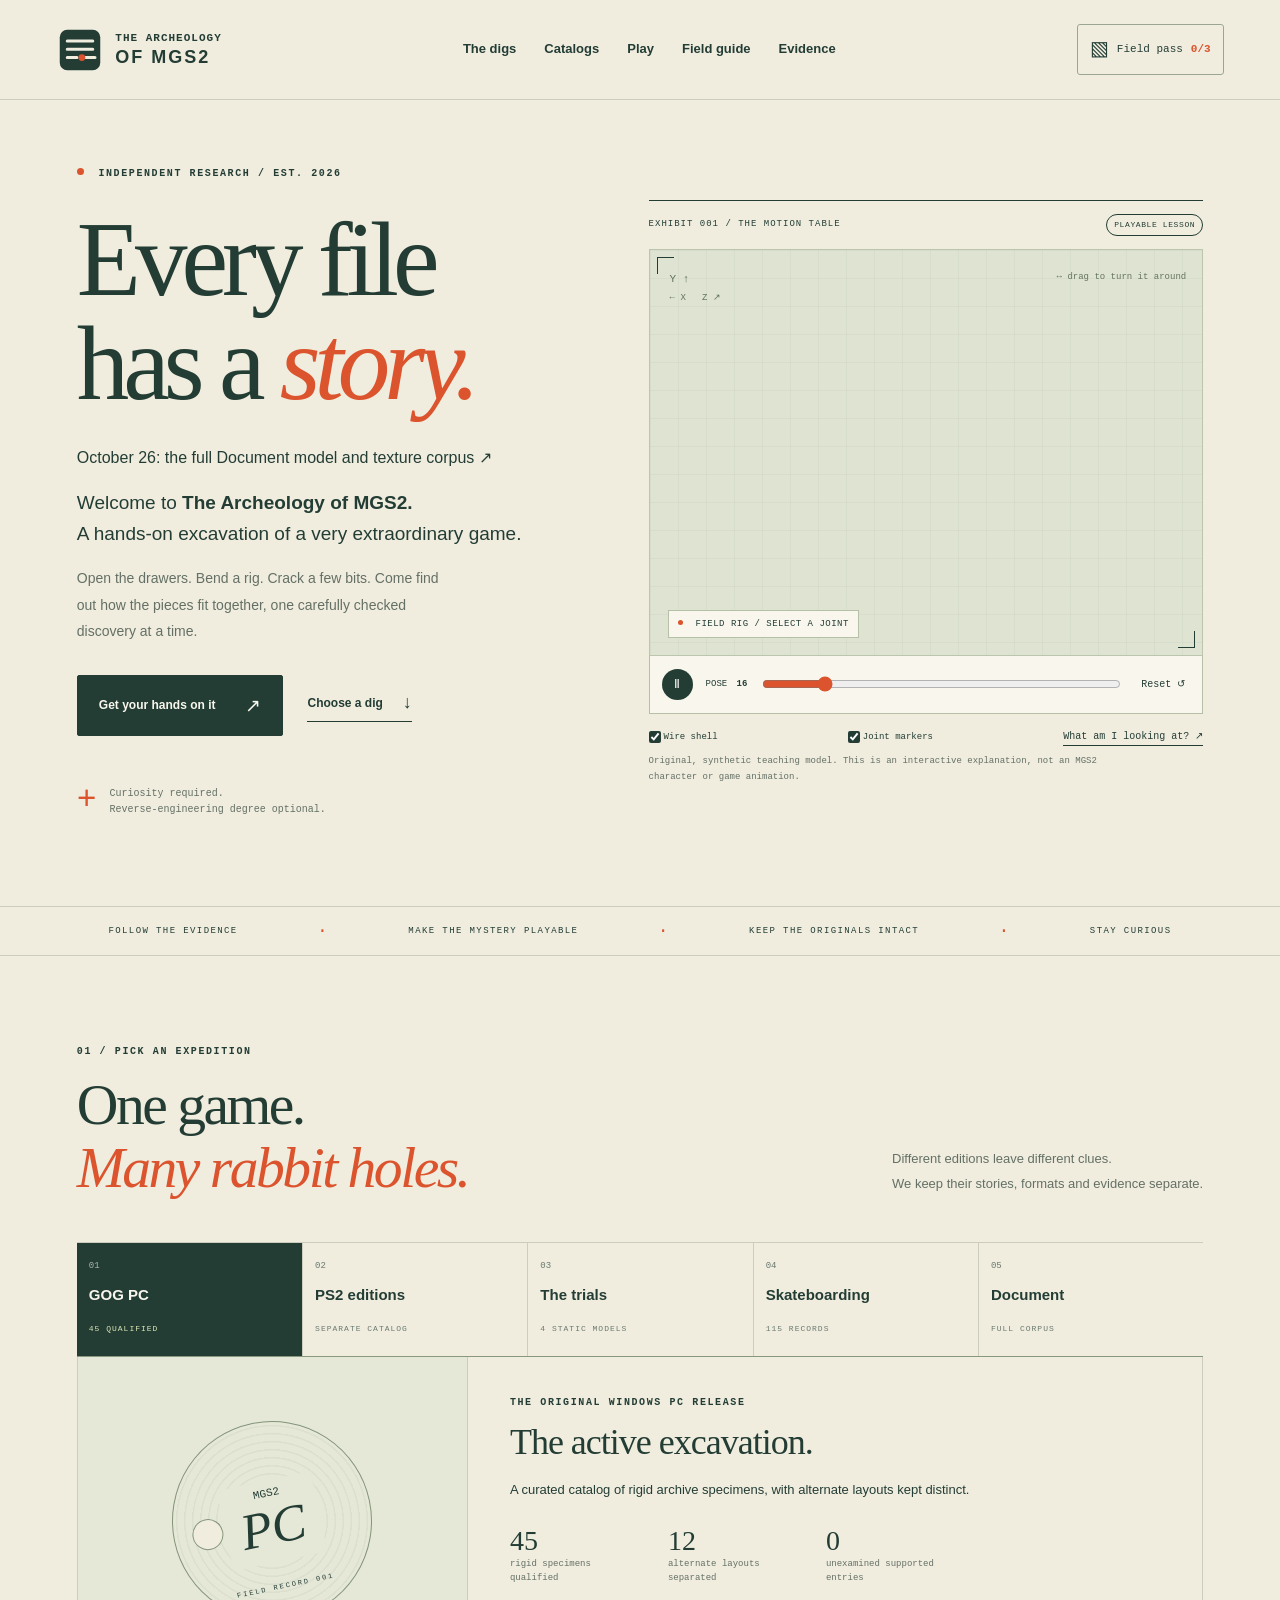
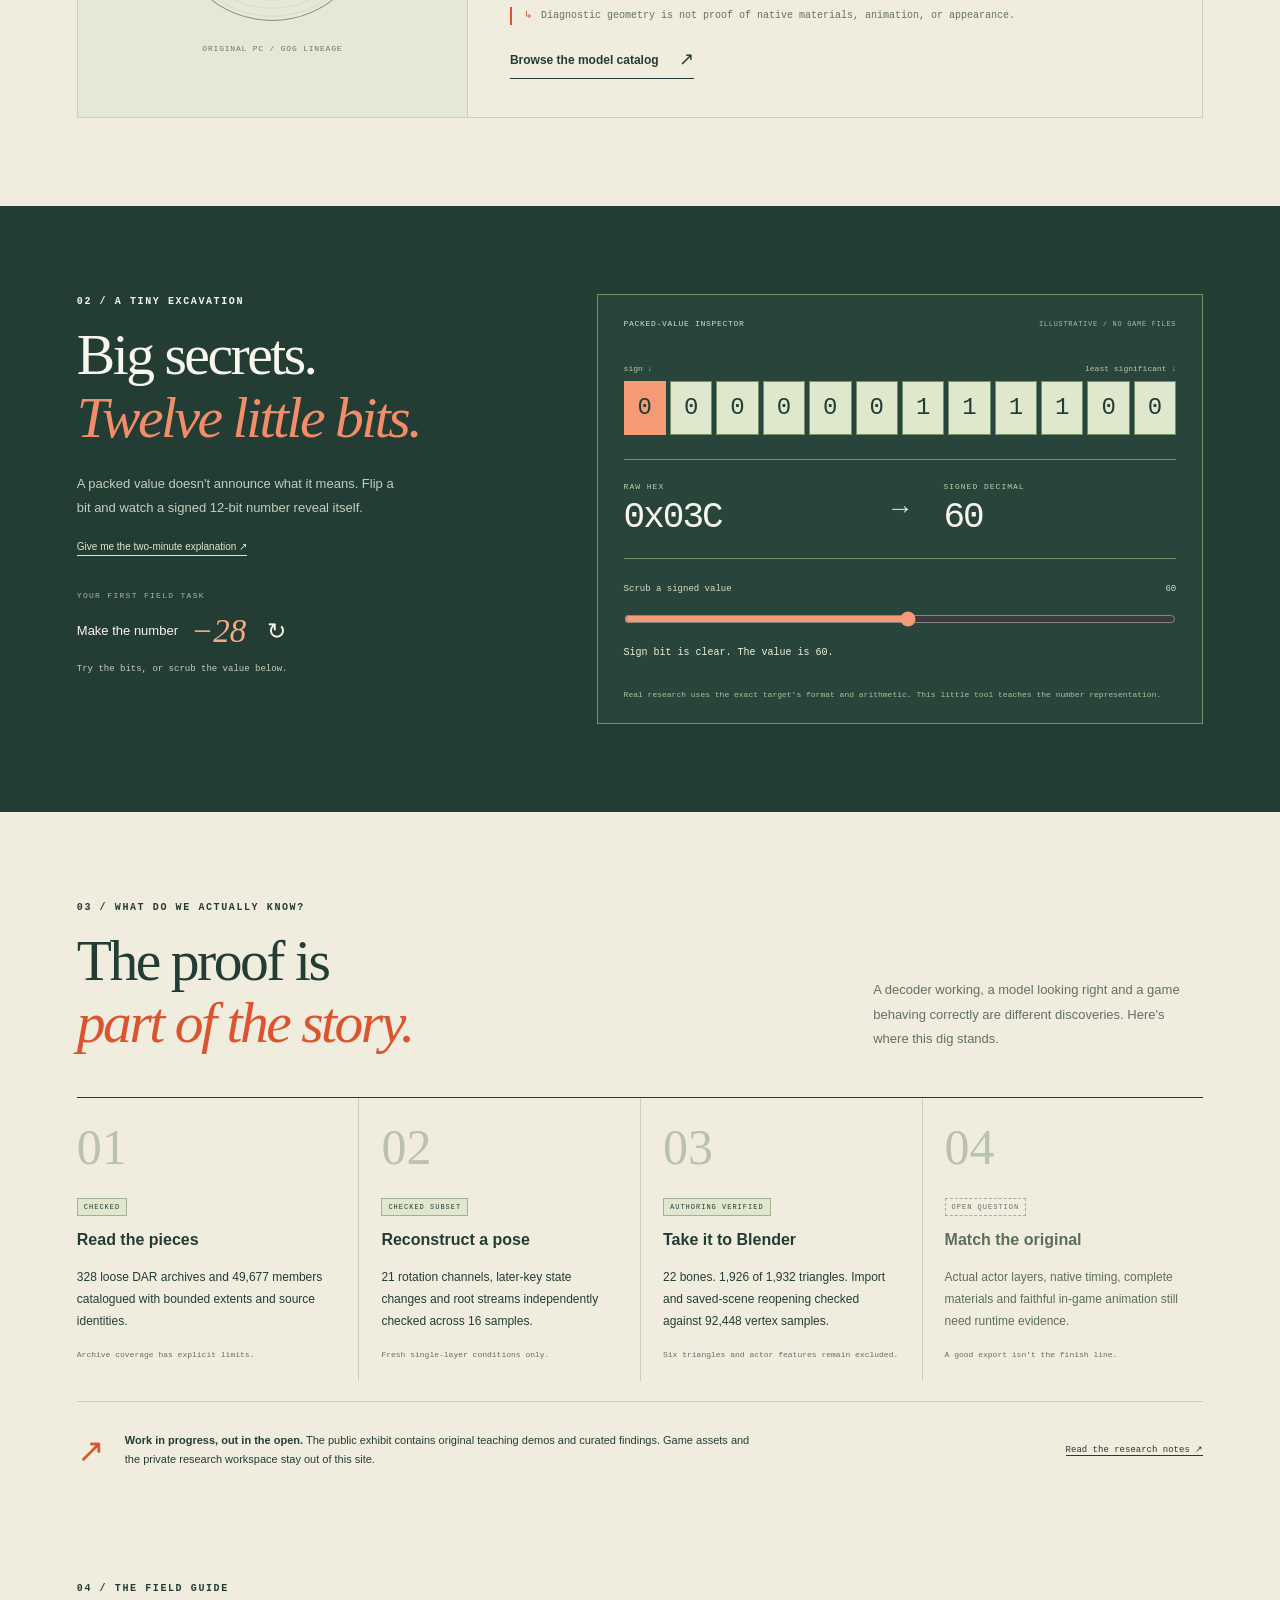
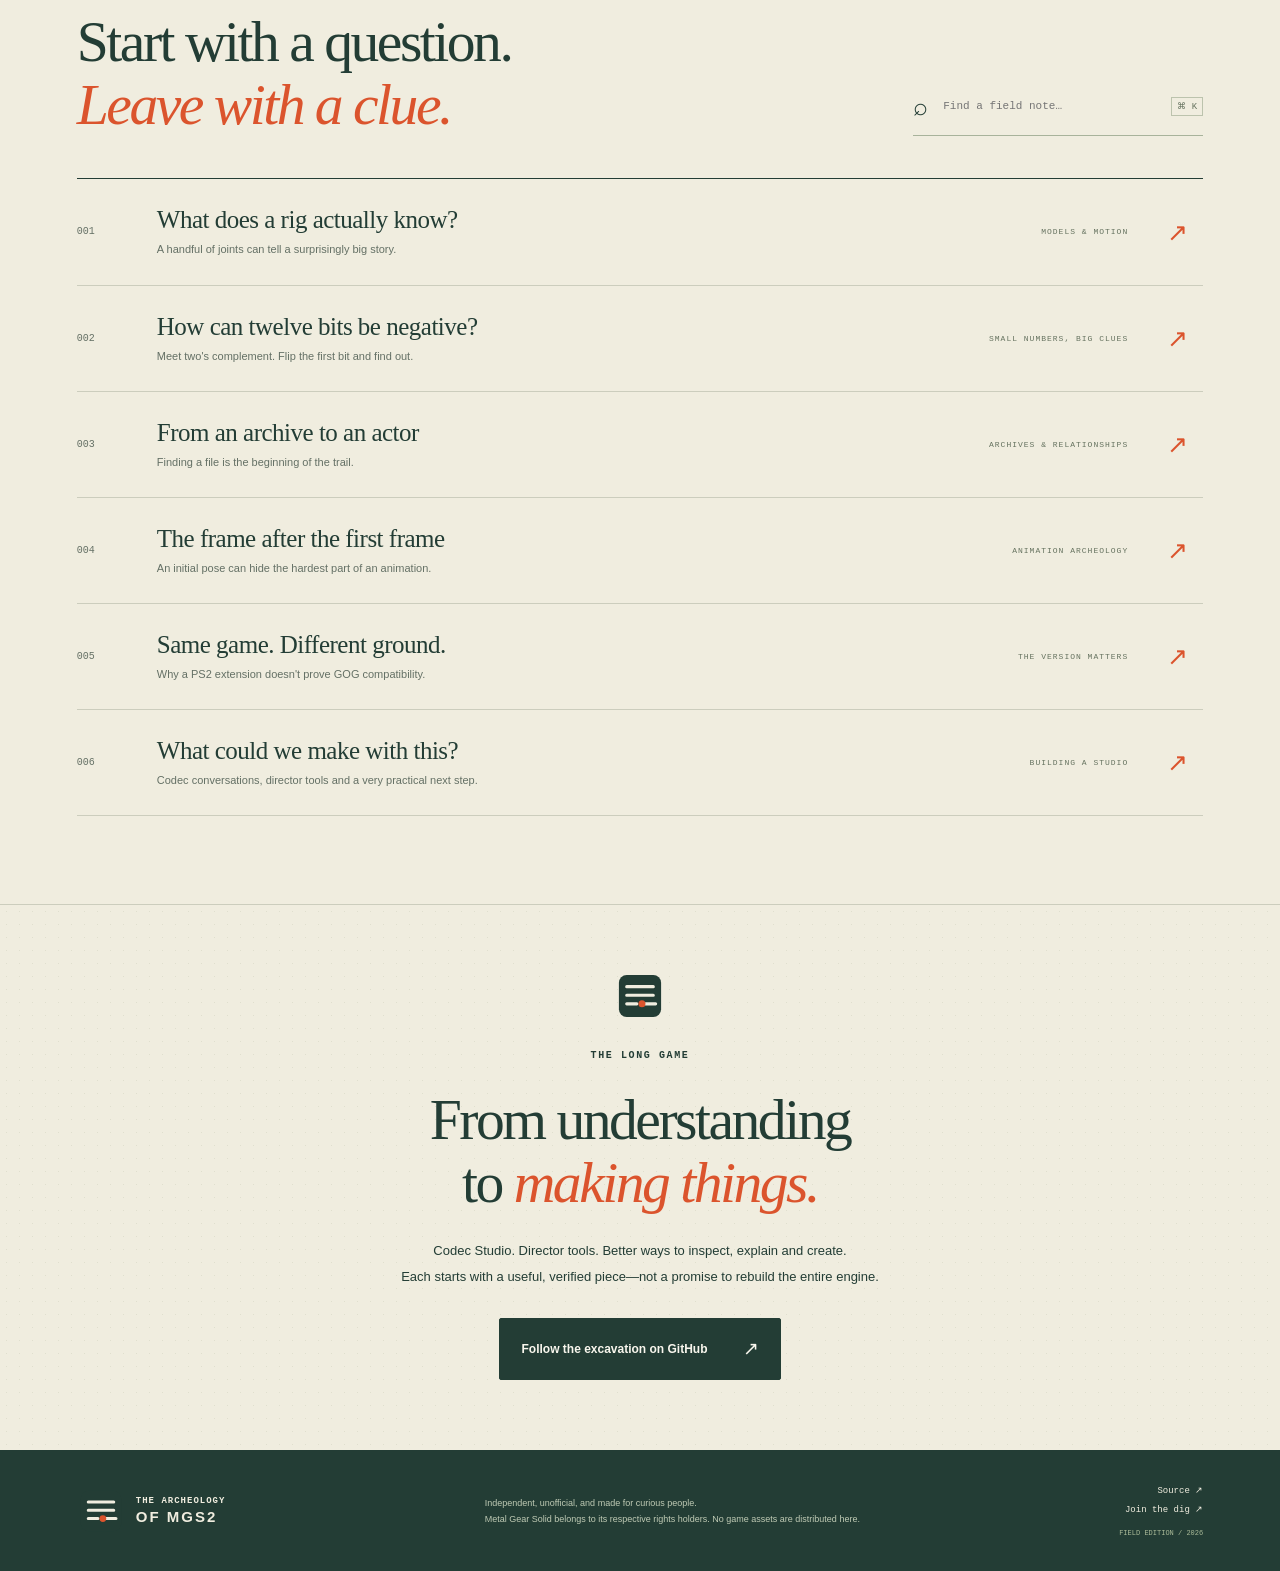
<file: index.html>
<!doctype html>
<html lang="en">
<head>
  <meta charset="utf-8">
  <meta name="viewport" content="width=device-width,initial-scale=1">
  <meta name="theme-color" content="#233d35">
  <meta name="description" content="The Archeology of MGS2: an unofficial, hands-on research museum. Explore the GOG PC investigation, play with original teaching models, and follow the evidence.">
  <meta property="og:title" content="The Archeology of MGS2">
  <meta property="og:description" content="Open the drawers. Bend a rig. Crack a few bits. A hands-on excavation of how a beloved game works.">
  <title>The Archeology of MGS2 — Every file has a story</title>
  <link rel="icon" href="favicon.svg?v=20261018-archaeology-mark" type="image/svg+xml">
  <link rel="stylesheet" href="styles.css?v=20261023-document">
  <script src="app.js?v=20261030-assemblies" defer></script>
</head>
<body>
  <a class="skip" href="#main">Skip to the exhibits</a>
  <header class="site-header">
    <a class="brand" href="#top" aria-label="The Archeology of MGS2 home"><svg class="brand-mark" viewBox="0 0 64 64" aria-hidden="true" focusable="false"><rect x="5" y="5" width="54" height="54" rx="10" fill="#233d35"/><path d="M15 20h34M15 31h34M15 42h13m11 0h13" fill="none" stroke="#f0eddf" stroke-width="4" stroke-linecap="round"/><circle cx="34.5" cy="42" r="4.5" fill="#db542d"/></svg><span>THE ARCHEOLOGY<br><b>OF MGS2</b></span></a>
    <nav aria-label="Main navigation"><a href="#expeditions">The digs</a><a href="catalog.html">Catalogs</a><a href="#motion-table">Play</a><a href="#field-guide">Field guide</a><a href="#evidence">Evidence</a></nav>
    <button class="passport-button" id="passport-button" aria-label="Open your field pass"><span aria-hidden="true">▧</span> Field pass <span id="pass-count">0/3</span></button>
  </header>

  <main id="main">
    <section class="hero" id="top">
      <div class="hero-copy">
        <p class="eyebrow"><span class="live-dot"></span> INDEPENDENT RESEARCH / EST. 2026</p>
        <h1>Every file<br>has a <em>story.</em></h1>
        <p><a href="document.html">October 26: the full Document model and texture corpus ↗</a></p>
        <p class="hero-intro">Welcome to <strong>The Archeology of MGS2.</strong><br>A hands-on excavation of a very extraordinary game.</p>
        <p class="hero-description">Open the drawers. Bend a rig. Crack a few bits. Come find out how the pieces fit together, one carefully checked discovery at a time.</p>
        <div class="hero-actions"><a class="button button-dark" href="#motion-table">Get your hands on it <span aria-hidden="true">↗</span></a><a class="text-link" href="#expeditions">Choose a dig <span aria-hidden="true">↓</span></a></div>
        <div class="hero-footnote"><span class="tiny-cross" aria-hidden="true">+</span><span>Curiosity required.<br>Reverse-engineering degree optional.</span></div>
      </div>

      <div class="specimen" id="motion-table">
        <div class="specimen-top"><span>EXHIBIT 001 / THE MOTION TABLE</span><span class="pill">PLAYABLE LESSON</span></div>
        <div class="canvas-wrap"><canvas id="rig-canvas" role="img" tabindex="0" aria-label="Interactive original teaching rig" aria-describedby="rig-caption rig-help"></canvas><span id="rig-help" class="sr-only">Drag or use Left and Right to orbit. Click a joint, or use Up and Down to select joints. Press Space to play or pause.</span><div class="canvas-coordinate" aria-hidden="true">Y ↑<br><span>← X &nbsp; Z ↗</span></div><div class="specimen-label"><span class="live-dot"></span> FIELD RIG / <span id="joint-label" aria-live="polite" aria-atomic="true">SELECT A JOINT</span></div><div class="orbit-hint" id="orbit-hint">↔ drag to turn it around</div><span class="corner top-left" aria-hidden="true"></span><span class="corner bottom-right" aria-hidden="true"></span></div>
        <div class="motion-controls"><button id="play-motion" class="play-button" aria-label="Play teaching animation">▶</button><label class="timeline-label" for="motion-time">POSE <output id="motion-output" aria-live="off">00</output></label><input id="motion-time" type="range" min="0" max="100" value="0" aria-label="Teaching animation position"><button id="reset-rig" class="reset-button" title="Reset teaching rig">Reset ↺</button></div>
        <div class="specimen-bottom"><label><input type="checkbox" id="show-shell" checked> Wire shell</label><label><input type="checkbox" id="show-joints" checked> Joint markers</label><button class="small-link" data-article="rig">What am I looking at? ↗</button></div>
        <p class="specimen-caption" id="rig-caption">Original, synthetic teaching model. This is an interactive explanation, not an MGS2 character or game animation.</p>
      </div>
    </section>

    <div class="ticker" aria-label="Museum principles"><span>FOLLOW THE EVIDENCE</span><span class="ticker-separator" aria-hidden="true">·</span><span>MAKE THE MYSTERY PLAYABLE</span><span class="ticker-separator" aria-hidden="true">·</span><span>KEEP THE ORIGINALS INTACT</span><span class="ticker-separator" aria-hidden="true">·</span><span>STAY CURIOUS</span></div>

    <section class="section expeditions" id="expeditions">
      <div class="section-heading"><div><p class="eyebrow">01 / PICK AN EXPEDITION</p><h2>One game.<br><em>Many rabbit holes.</em></h2></div><p>Different editions leave different clues.<br>We keep their stories, formats and evidence separate.</p></div>
      <div class="edition-tabs" role="tablist" aria-label="Research editions"><button id="tab-gog" role="tab" aria-selected="true" aria-controls="edition-panel" data-edition="gog"><span class="edition-number">01</span><strong>GOG PC</strong><span class="tab-status active">45 QUALIFIED</span></button><button id="tab-ps2" role="tab" aria-selected="false" aria-controls="edition-panel" data-edition="ps2" tabindex="-1"><span class="edition-number">02</span><strong>PS2 editions</strong><span class="tab-status">SEPARATE CATALOG</span></button><button id="tab-trials" role="tab" aria-selected="false" aria-controls="edition-panel" data-edition="trials" tabindex="-1"><span class="edition-number">03</span><strong>The trials</strong><span class="tab-status">4 STATIC MODELS</span></button><button id="tab-skate" role="tab" aria-selected="false" aria-controls="edition-panel" data-edition="skate" tabindex="-1"><span class="edition-number">04</span><strong>Skateboarding</strong><span class="tab-status">115 RECORDS</span></button><button id="tab-document" role="tab" aria-selected="false" aria-controls="edition-panel" data-edition="document" tabindex="-1"><span class="edition-number">05</span><strong>Document</strong><span class="tab-status">FULL CORPUS</span></button></div>
      <div class="edition-panel" id="edition-panel" role="tabpanel" aria-labelledby="tab-gog" tabindex="0">
        <div class="edition-graphic" aria-hidden="true"><div class="archive-disc"><span>MGS2<br><b>PC</b></span><small>FIELD RECORD 001</small></div><span class="graphic-coordinate">ORIGINAL PC / GOG LINEAGE</span></div>
        <div class="edition-copy"><p class="eyebrow" id="edition-eyebrow">THE ORIGINAL WINDOWS PC RELEASE</p><h3 id="edition-title">The active excavation.</h3><p id="edition-description">A curated catalog of rigid archive specimens, with alternate layouts kept distinct.</p><div id="edition-facts" class="edition-facts"><span><b>45</b> rigid specimens qualified</span><span><b>12</b> alternate layouts separated</span><span><b>0</b> unexamined supported entries</span></div><p id="edition-boundary" class="boundary"><span aria-hidden="true">↳</span> Diagnostic geometry is not proof of native materials, animation, or appearance.</p><a class="text-link" id="edition-link" href="catalog.html?edition=gog">Browse the model catalog <span aria-hidden="true">↗</span></a></div>
      </div>
    </section>

    <section class="bit-section section" id="bit-dig">
      <div class="bit-intro"><p class="eyebrow">02 / A TINY EXCAVATION</p><h2>Big secrets.<br><em>Twelve little bits.</em></h2><p>A packed value doesn't announce what it means. Flip a bit and watch a signed 12-bit number reveal itself.</p><button class="small-link" data-article="bits">Give me the two-minute explanation ↗</button><div class="challenge-label">YOUR FIRST FIELD TASK</div><p class="challenge">Make the number <strong id="challenge-target">−28</strong><button id="new-challenge" aria-label="Choose a new bit challenge">↻</button></p><p id="challenge-feedback" class="challenge-feedback" aria-live="polite">Try the bits, or scrub the value below.</p></div>
      <div class="bit-workbench"><div class="workbench-title"><span>PACKED-VALUE INSPECTOR</span><span>ILLUSTRATIVE / NO GAME FILES</span></div><div class="bit-labels"><span>sign ↓</span><span>least significant ↓</span></div><div id="bit-buttons" class="bit-buttons" role="group" aria-label="Twelve bits, most significant first"></div><div class="decoded-values"><div><span>RAW HEX</span><strong id="hex-value">0x03C</strong></div><span class="decode-arrow" aria-hidden="true">→</span><div><span>SIGNED DECIMAL</span><strong id="signed-value">60</strong></div></div><label class="value-slider-label" for="bit-value">Scrub a signed value <output id="bit-output">60</output></label><input id="bit-value" type="range" min="-2048" max="2047" value="60"><p class="formula" id="bit-formula">Sign bit is clear. The value is 60.</p><p class="bit-footnote">Real research uses the exact target's format and arithmetic. This little tool teaches the number representation.</p></div>
    </section>

    <section class="section evidence" id="evidence">
      <div class="section-heading"><div><p class="eyebrow">03 / WHAT DO WE ACTUALLY KNOW?</p><h2>The proof is<br><em>part of the story.</em></h2></div><p>A decoder working, a model looking right and a game behaving correctly are different discoveries. Here's where this dig stands.</p></div>
      <div class="evidence-ladder"><article class="evidence-step"><span class="step-number">01</span><span class="proof-state checked">CHECKED</span><h3>Read the pieces</h3><p>328 loose DAR archives and 49,677 members catalogued with bounded extents and source identities.</p><span class="step-note">Archive coverage has explicit limits.</span></article><article class="evidence-step"><span class="step-number">02</span><span class="proof-state checked">CHECKED SUBSET</span><h3>Reconstruct a pose</h3><p>21 rotation channels, later-key state changes and root streams independently checked across 16 samples.</p><span class="step-note">Fresh single-layer conditions only.</span></article><article class="evidence-step"><span class="step-number">03</span><span class="proof-state checked">AUTHORING VERIFIED</span><h3>Take it to Blender</h3><p>22 bones. 1,926 of 1,932 triangles. Import and saved-scene reopening checked against 92,448 vertex samples.</p><span class="step-note">Six triangles and actor features remain excluded.</span></article><article class="evidence-step upcoming"><span class="step-number">04</span><span class="proof-state open">OPEN QUESTION</span><h3>Match the original</h3><p>Actual actor layers, native timing, complete materials and faithful in-game animation still need runtime evidence.</p><span class="step-note">A good export isn't the finish line.</span></article></div>
      <div class="evidence-footer"><span class="status-mark" aria-hidden="true">↗</span><p><strong>Work in progress, out in the open.</strong> The public exhibit contains original teaching demos and curated findings. Game assets and the private research workspace stay out of this site.</p><a href="RESEARCH_NOTES.md">Read the research notes ↗</a></div>
    </section>

    <section class="section field-guide" id="field-guide">
      <div class="section-heading"><div><p class="eyebrow">04 / THE FIELD GUIDE</p><h2>Start with a question.<br><em>Leave with a clue.</em></h2></div><label class="guide-search"><span aria-hidden="true">⌕</span><input type="search" id="guide-search" placeholder="Find a field note…" aria-label="Search field notes"><kbd>⌘ K</kbd></label></div>
      <div id="guide-list" class="guide-list"></div><p class="empty-search" id="empty-search" hidden>No matching field notes. Try “rig”, “animation” or “archive”.</p>
    </section>

    <section class="closing-note section"><svg class="closing-mark" viewBox="0 0 64 64" aria-hidden="true" focusable="false"><rect x="5" y="5" width="54" height="54" rx="10" fill="#233d35"/><path d="M15 20h34M15 31h34M15 42h13m11 0h13" fill="none" stroke="#f0eddf" stroke-width="4" stroke-linecap="round"/><circle cx="34.5" cy="42" r="4.5" fill="#db542d"/></svg><p class="eyebrow">THE LONG GAME</p><h2>From understanding<br>to <em>making things.</em></h2><p>Codec Studio. Director tools. Better ways to inspect, explain and create.<br>Each starts with a useful, verified piece—not a promise to rebuild the entire engine.</p><a class="button button-dark" href="https://github.com/VinceGuyMan/the-archeology-of-mgs2">Follow the excavation on GitHub <span aria-hidden="true">↗</span></a></section>
  </main>

  <footer><a class="brand footer-brand" href="#top"><svg class="brand-mark" viewBox="0 0 64 64" aria-hidden="true" focusable="false"><rect x="5" y="5" width="54" height="54" rx="10" fill="#233d35"/><path d="M15 20h34M15 31h34M15 42h13m11 0h13" fill="none" stroke="#f0eddf" stroke-width="4" stroke-linecap="round"/><circle cx="34.5" cy="42" r="4.5" fill="#db542d"/></svg><span>THE ARCHEOLOGY<br><b>OF MGS2</b></span></a><p>Independent, unofficial, and made for curious people.<br>Metal Gear Solid belongs to its respective rights holders. No game assets are distributed here.</p><div><a href="https://github.com/VinceGuyMan/the-archeology-of-mgs2">Source ↗</a><a href="CONTRIBUTING.md">Join the dig ↗</a><span>FIELD EDITION / 2026</span></div></footer>
  <dialog id="reader" aria-labelledby="reader-title"><div class="reader-top"><span class="eyebrow" id="reader-category">FIELD NOTE</span><button id="close-reader" class="close-button" aria-label="Close field note">×</button></div><div id="reader-body"></div></dialog>
  <div class="toast" id="toast" role="status" aria-live="polite"></div>
  <noscript><p class="noscript">The findings and edition overview are readable without JavaScript. Enable JavaScript for the original teaching rig, field notes and bit experiment.</p></noscript>
</body>
</html>
</file>
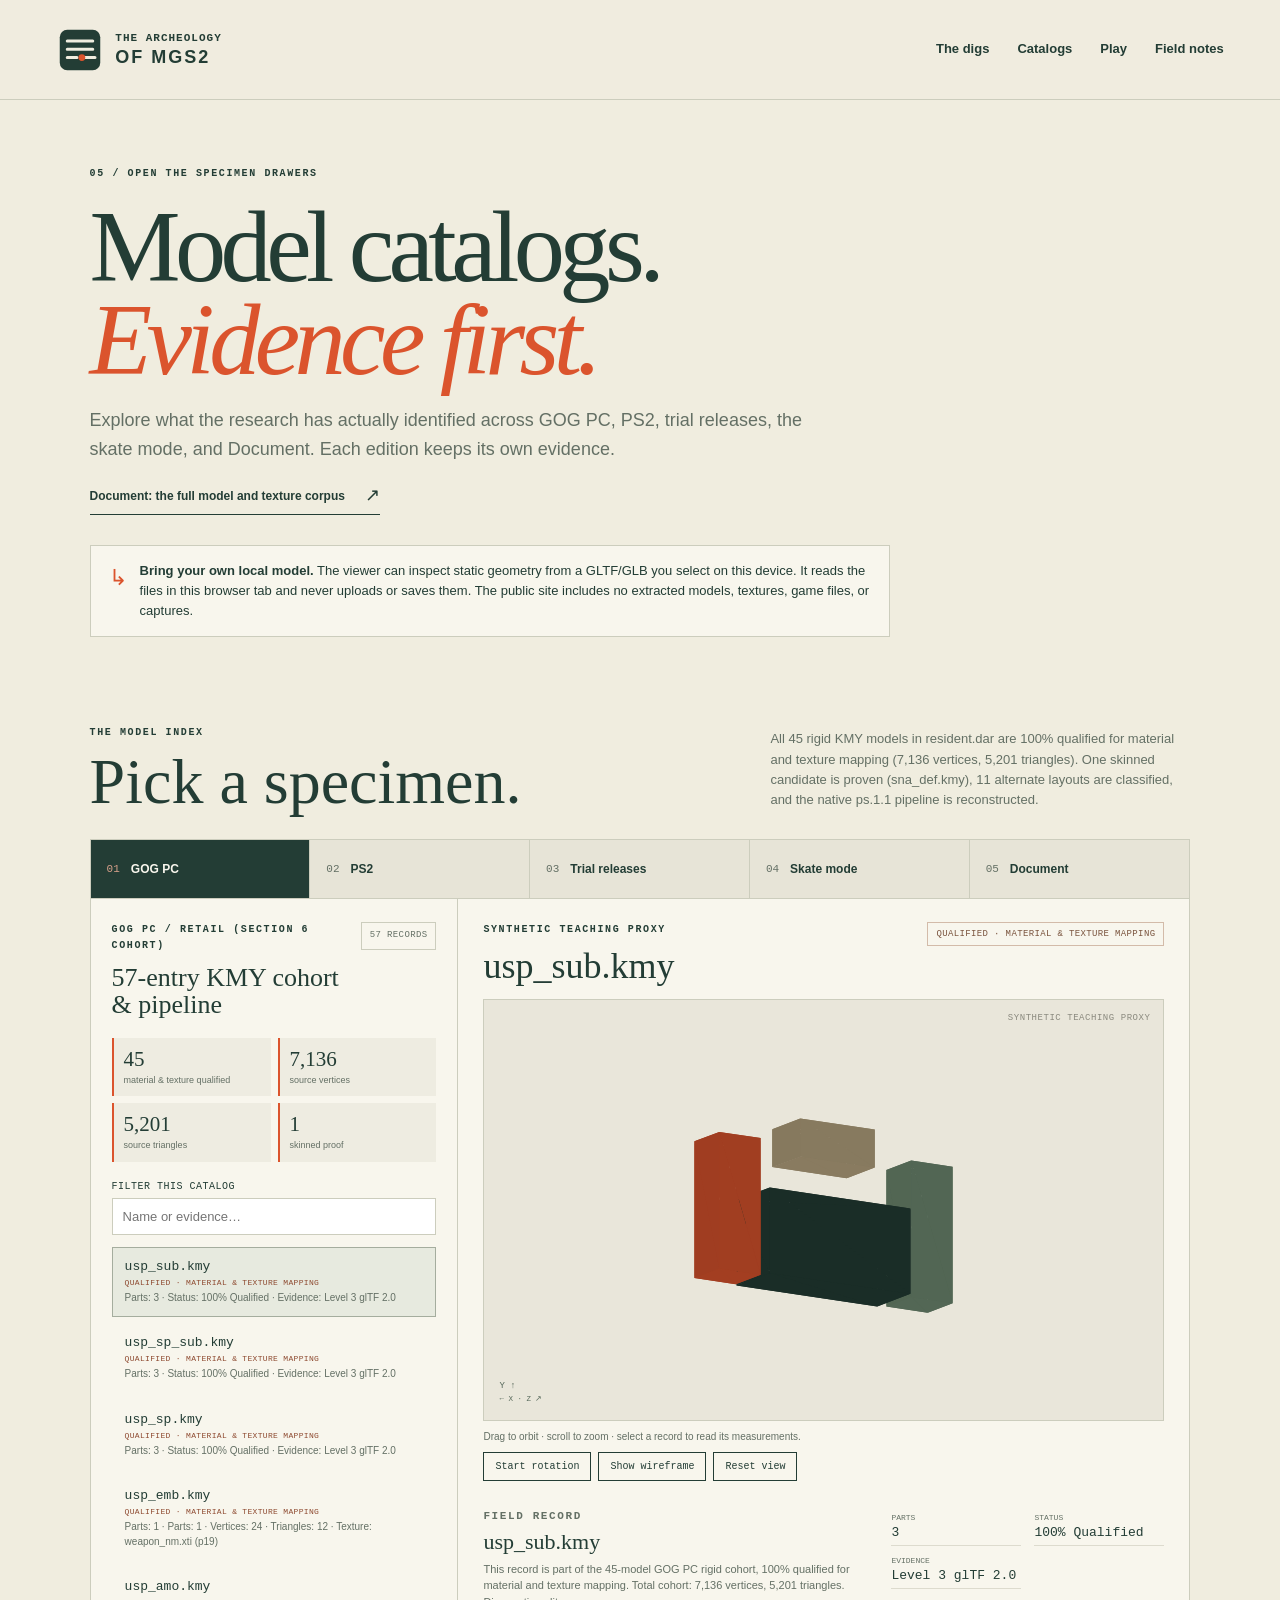
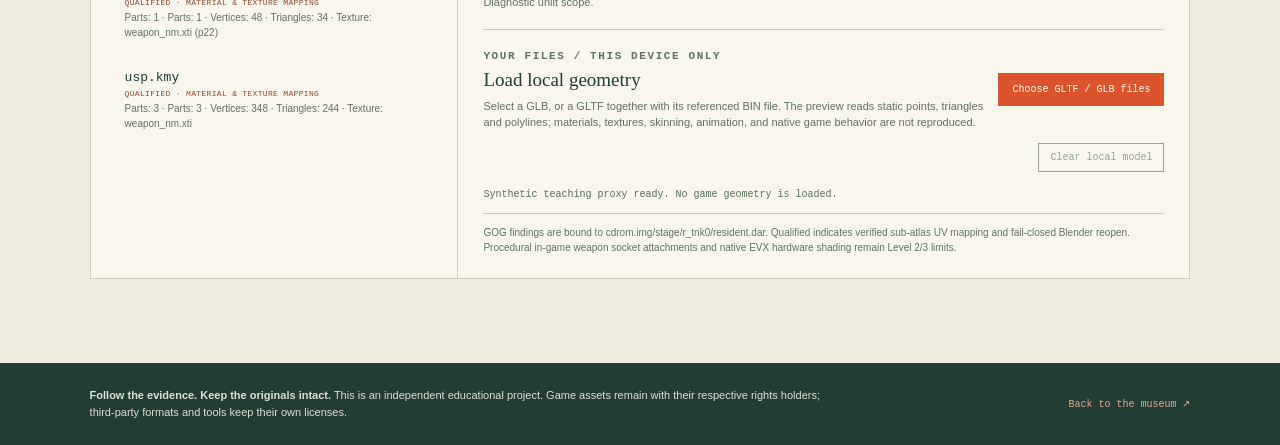
<file: catalog.html>
<!doctype html>
<html lang="en">
<head>
  <meta charset="utf-8">
  <meta name="viewport" content="width=device-width,initial-scale=1">
  <meta name="theme-color" content="#233d35">
  <meta name="description" content="Browse evidence-backed MGS2 model catalogs and inspect synthetic teaching proxies or geometry from files on your own device.">
  <title>Model catalogs — The Archeology of MGS2</title>
  <link rel="icon" href="favicon.svg?v=20261018-archaeology-mark" type="image/svg+xml">
  <link rel="stylesheet" href="styles.css?v=20261023-document">
  <link rel="stylesheet" href="catalog.css?v=20261030-assemblies">
  <script src="document-data.js?v=20261030-assemblies" defer></script>
  <script src="catalog.js?v=20261030-assemblies" defer></script>
</head>
<body class="catalog-page">
  <a class="skip" href="#main">Skip to the catalog</a>
  <header class="site-header">
    <a class="brand" href="index.html" aria-label="The Archeology of MGS2 home"><svg class="brand-mark" viewBox="0 0 64 64" aria-hidden="true" focusable="false"><rect x="5" y="5" width="54" height="54" rx="10" fill="#233d35"/><path d="M15 20h34M15 31h34M15 42h13m11 0h13" fill="none" stroke="#f0eddf" stroke-width="4" stroke-linecap="round"/><circle cx="34.5" cy="42" r="4.5" fill="#db542d"/></svg><span>THE ARCHEOLOGY<br><b>OF MGS2</b></span></a>
    <nav aria-label="Main navigation"><a href="index.html#expeditions">The digs</a><a href="catalog.html" aria-current="page">Catalogs</a><a href="index.html#motion-table">Play</a><a href="PROGRESS_2026-10-18.md">Field notes</a></nav>
  </header>

  <main id="main">
    <section class="catalog-intro">
      <p class="eyebrow">05 / OPEN THE SPECIMEN DRAWERS</p>
      <h1>Model catalogs.<br><em>Evidence first.</em></h1>
      <p class="catalog-lede">Explore what the research has actually identified across GOG PC, PS2, trial releases, the skate mode, and Document. Each edition keeps its own evidence.</p>
      <p><a class="text-link" href="document.html">Document: the full model and texture corpus <span aria-hidden="true">↗</span></a></p>
      <div class="catalog-boundary"><span aria-hidden="true">↳</span><p><strong>Bring your own local model.</strong> The viewer can inspect static geometry from a GLTF/GLB you select on this device. It reads the files in this browser tab and never uploads or saves them. The public site includes no extracted models, textures, game files, or captures.</p></div>
    </section>

    <section class="catalog-room" id="catalog-picker" aria-labelledby="catalog-room-title">
      <div class="catalog-room-heading">
        <div><p class="eyebrow">THE MODEL INDEX</p><h2 id="catalog-room-title">Pick a specimen.</h2></div>
        <p id="catalog-summary">A small record can still tell a big story. Open an entry to inspect its evidence and a synthetic structural proxy.</p>
      </div>
      <div class="catalog-tabs" role="tablist" aria-label="Model catalogs">
        <button class="catalog-tab" id="catalog-tab-gog" role="tab" aria-selected="true" aria-controls="catalog-panel" data-edition="gog"><span>01</span> GOG PC</button>
        <button class="catalog-tab" id="catalog-tab-ps2" role="tab" aria-selected="false" aria-controls="catalog-panel" data-edition="ps2" tabindex="-1"><span>02</span> PS2</button>
        <button class="catalog-tab" id="catalog-tab-trials" role="tab" aria-selected="false" aria-controls="catalog-panel" data-edition="trials" tabindex="-1"><span>03</span> Trial releases</button>
        <button class="catalog-tab" id="catalog-tab-skate" role="tab" aria-selected="false" aria-controls="catalog-panel" data-edition="skate" tabindex="-1"><span>04</span> Skate mode</button>
        <button class="catalog-tab" id="catalog-tab-document" role="tab" aria-selected="false" aria-controls="catalog-panel" data-edition="document" tabindex="-1"><span>05</span> Document</button>
      </div>
      <div class="catalog-layout" id="catalog-panel" role="tabpanel" aria-labelledby="catalog-tab-gog" tabindex="0">
        <aside class="catalog-index" aria-label="Catalog entries">
          <div class="index-heading"><div><p class="eyebrow" id="catalog-kicker">GOG PC / RETAIL</p><h3 id="catalog-title">Qualified specimens</h3></div><span class="catalog-count" id="catalog-count">5 records</span></div>
          <div class="catalog-stats" id="catalog-stats"></div>
          <label class="search-label" for="catalog-search">Filter this catalog</label>
          <input id="catalog-search" type="search" placeholder="Name or evidence…" autocomplete="off" aria-controls="catalog-results">
          <div class="corpus-model-filters" id="corpus-model-filters" hidden>
            <label for="document-model-family">Source family<select id="document-model-family"><option value="all">All families</option><option value="EVM">EVM</option><option value="KMS">KMS / nested ZMS</option><option value="Physics8020.0002">Physics models</option></select></label>
            <label for="document-model-comparison">Position comparison<select id="document-model-comparison"><option value="all">All comparisons</option><option value="gog">GOG exact metric match</option><option value="trial">Trial exact metric match</option><option value="different">No exact GOG metric match</option></select></label>
            <label for="document-model-status">Geometry evidence<select id="document-model-status"><option value="all">All static exports</option><option value="static_geometry">Static source geometry</option><option value="part_local_geometry">Part-local / assembly open</option><option value="static_polygon_geometry">Authored Physics polygons</option></select></label>
            <button id="document-model-reset" type="button">Reset filters</button>
          </div>
          <div id="catalog-results" class="catalog-results" role="listbox" aria-label="Specimens"></div>
          <div class="catalog-pagination" id="catalog-pagination" hidden><button id="catalog-prev" type="button" disabled>Previous</button><p id="catalog-page-status" role="status" aria-live="polite"></p><button id="catalog-next" type="button">Next</button></div>
        </aside>

        <section class="specimen-viewer" aria-label="Interactive specimen preview">
          <div class="viewer-heading">
            <div><p class="eyebrow" id="viewer-label">SYNTHETIC TEACHING PROXY</p><h3 id="specimen-name">Loading catalog…</h3></div>
            <span id="specimen-state" class="status-pill">METADATA VIEW</span>
          </div>
          <div class="canvas-frame">
            <canvas id="specimen-canvas" tabindex="0" role="img" aria-label="Interactive synthetic geometry proxy" aria-describedby="viewer-help"></canvas>
            <span class="canvas-axis" aria-hidden="true">Y ↑<br><small>← X · Z ↗</small></span>
            <span class="canvas-stamp" id="canvas-stamp" aria-hidden="true">SYNTHETIC TEACHING PROXY</span>
          </div>
          <p id="viewer-help" class="viewer-help">Drag to orbit · scroll to zoom · select a record to read its measurements.</p>
          <div class="viewer-controls" role="group" aria-label="Preview controls">
            <button id="auto-spin" type="button" aria-pressed="false">Start rotation</button>
            <button id="wireframe" type="button" aria-pressed="false">Show wireframe</button>
            <button id="reset-view" type="button">Reset view</button>
          </div>
          <div class="selected-record">
            <div><p class="eyebrow">FIELD RECORD</p><h4 id="record-title">—</h4><p id="record-description"></p><a id="record-permalink" class="record-permalink" href="catalog.html?edition=document" hidden>Link to this record ↗</a></div>
            <dl id="record-metrics" class="record-metrics"></dl>
          </div>
          <details id="record-source-metadata" class="record-source-metadata" hidden><summary>Source identities and comparison metadata</summary><p>Names are bounded source correlations. The comparison metric and its limits are defined in the <a href="DOCUMENT_RESEARCH.md">Document field notes</a>.</p><pre id="record-source-json"></pre></details>
          <div class="local-import">
            <div><p class="eyebrow">YOUR FILES / THIS DEVICE ONLY</p><h4>Load local geometry</h4><p>Select a GLB, or a GLTF together with its referenced BIN file. The preview reads static points, triangles and polylines; materials, textures, skinning, animation, and native game behavior are not reproduced.</p></div>
            <label class="file-button" for="local-model-files">Choose GLTF / GLB files</label>
            <input id="local-model-files" type="file" accept=".gltf,.glb,.bin,model/gltf+json,model/gltf-binary" multiple>
            <button id="clear-local-model" type="button" disabled>Clear local model</button>
          </div>
          <p id="import-status" class="import-status" role="status" aria-live="polite">Synthetic teaching proxy ready. No game geometry is loaded.</p>
          <p id="catalog-boundary" class="catalog-note"></p>
        </section>
      </div>
    </section>
    <noscript><p class="catalog-no-script">The interactive catalog needs JavaScript. <a href="DOCUMENT_RESEARCH.md">Read the Document field notes</a> or <a href="document-corpus.json">inspect the public metadata index</a>. Extracted assets remain local.</p></noscript>
  </main>

  <footer class="catalog-footer"><p><strong>Follow the evidence. Keep the originals intact.</strong> This is an independent educational project. Game assets remain with their respective rights holders; third-party formats and tools keep their own licenses.</p><a href="index.html">Back to the museum ↗</a></footer>
</body>
</html>
</file>
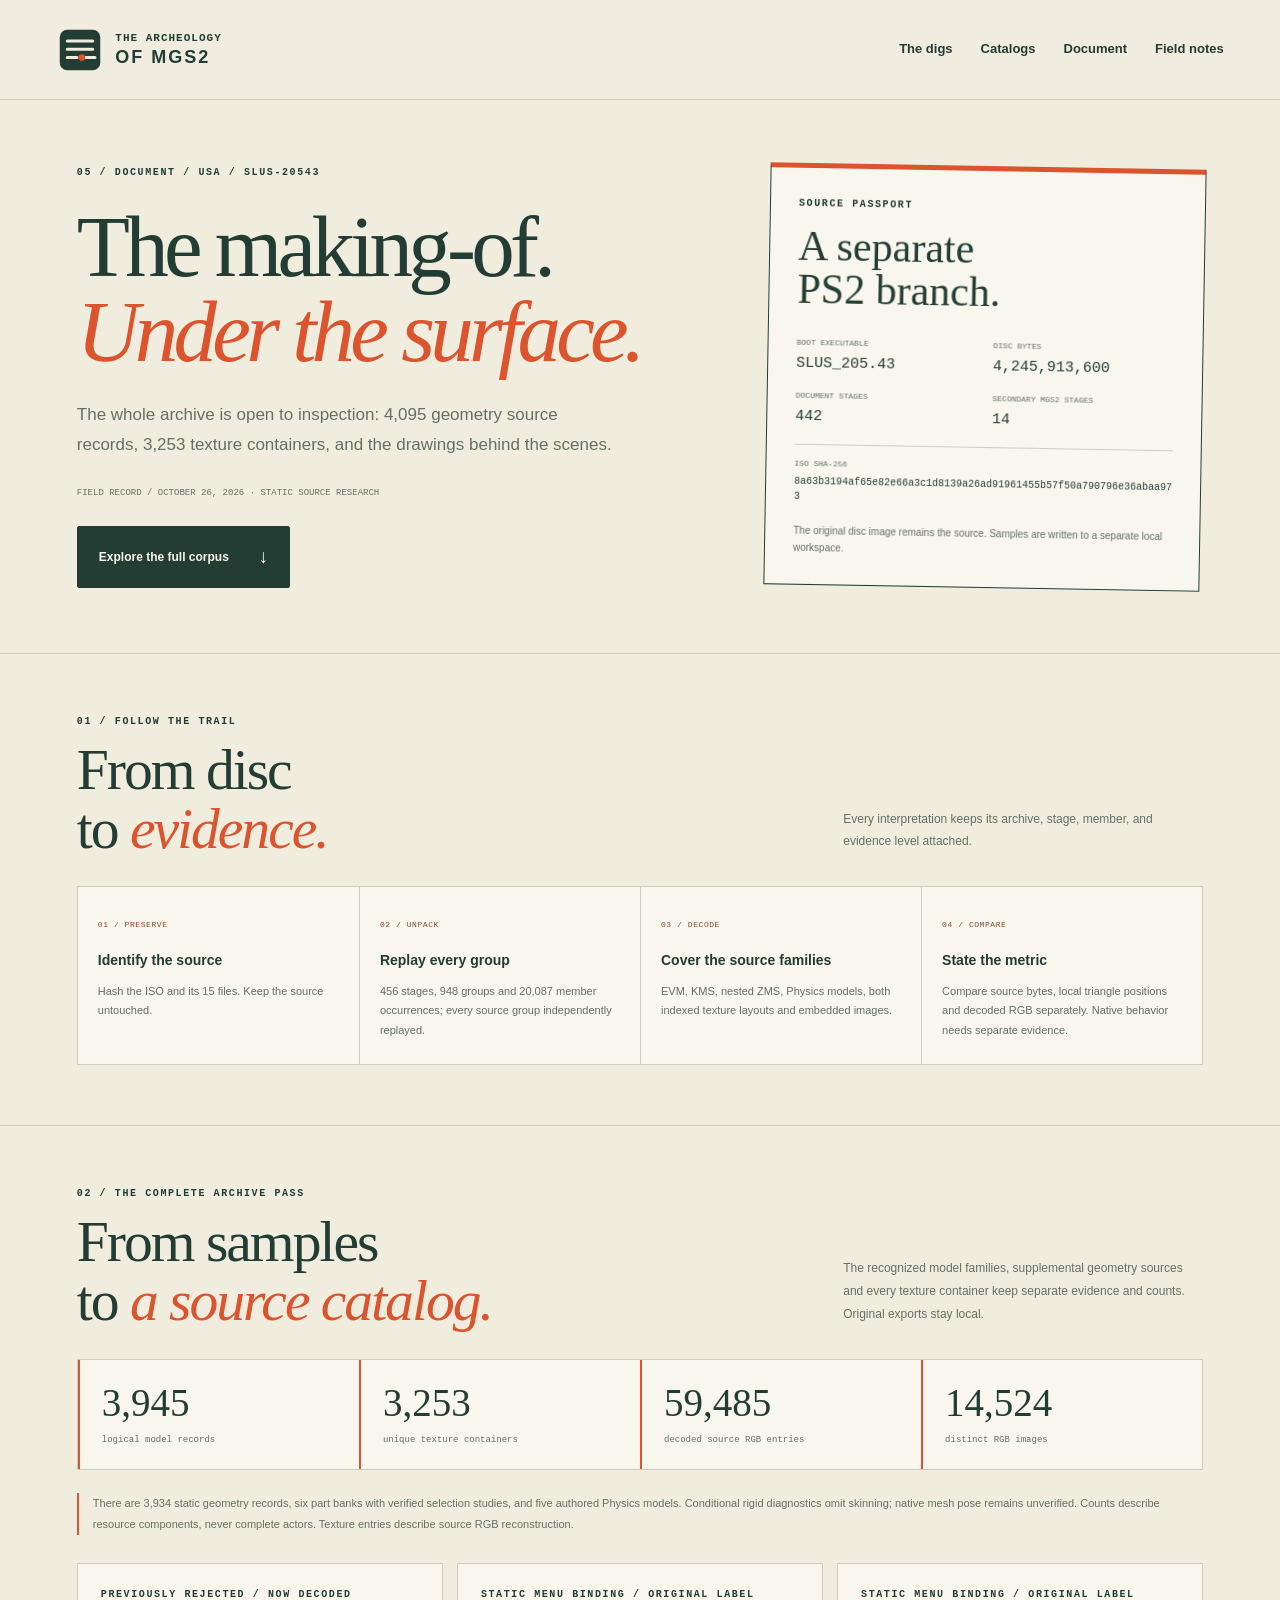
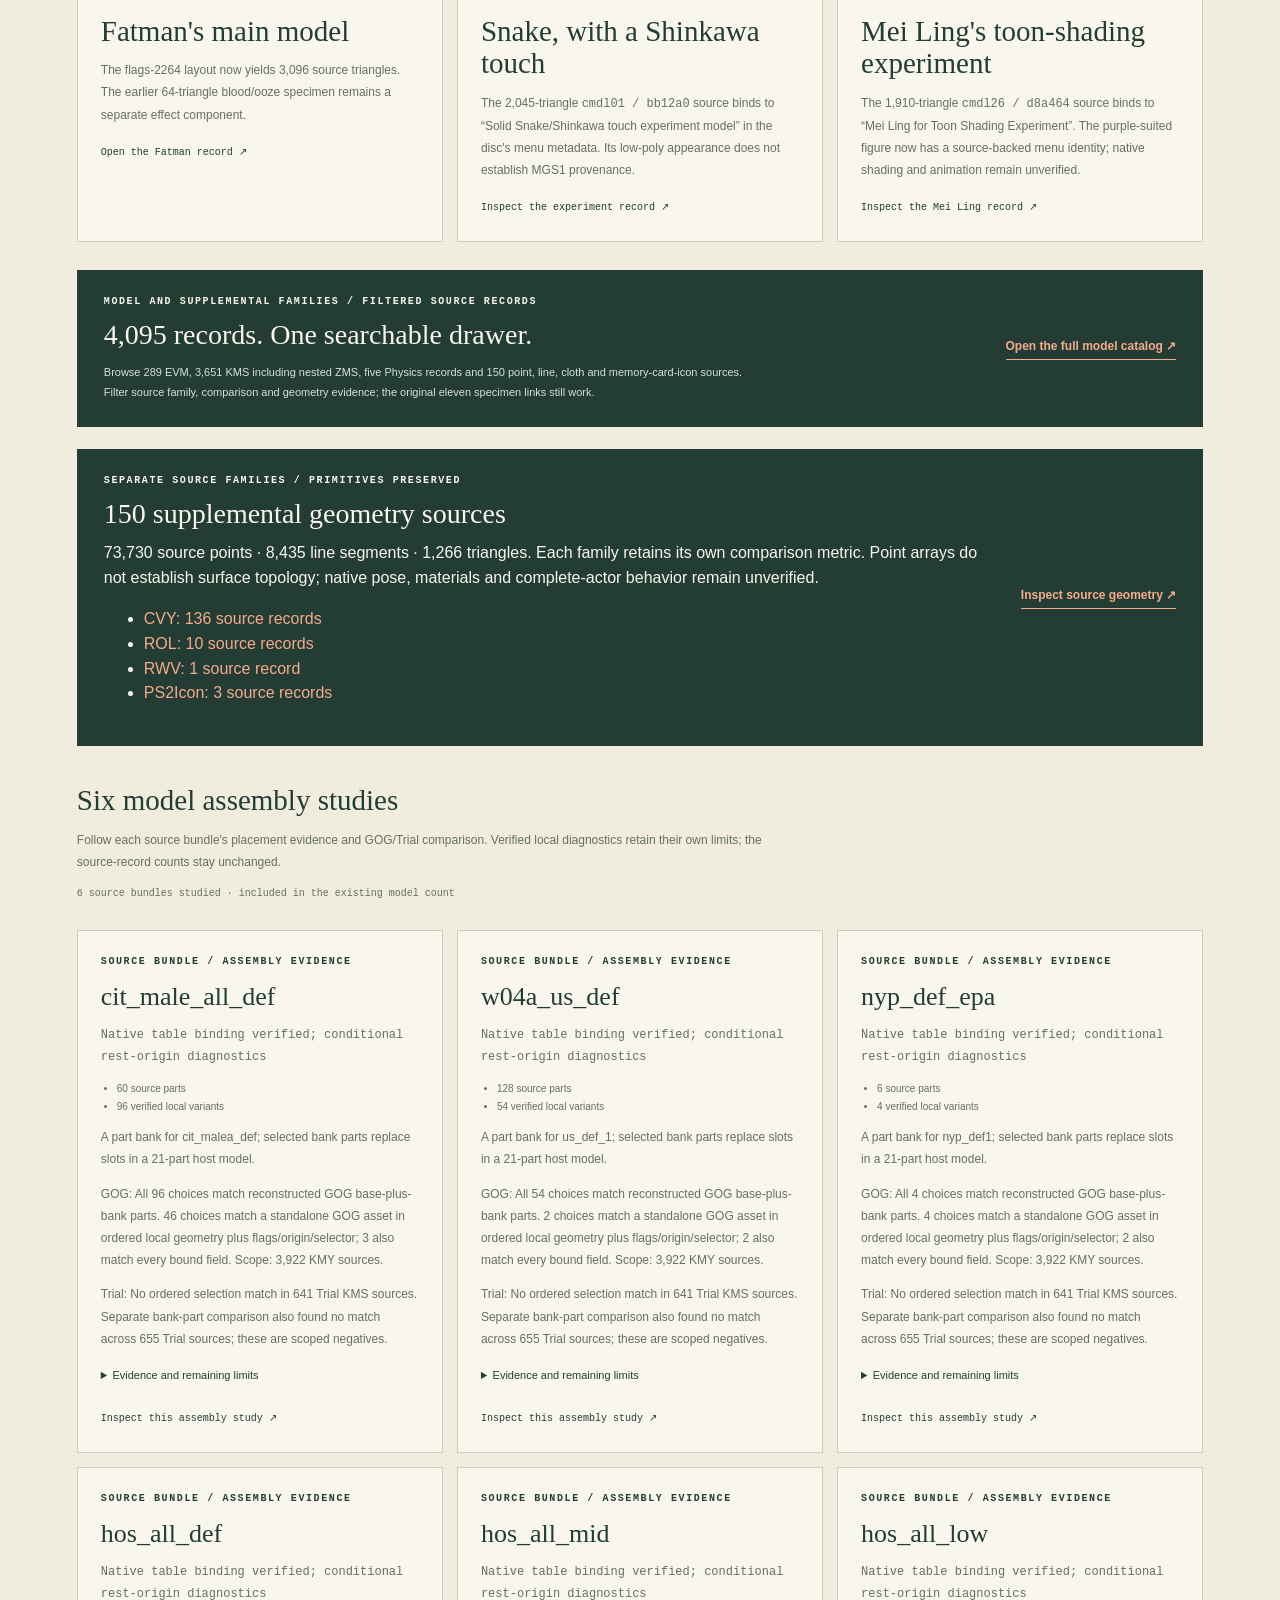
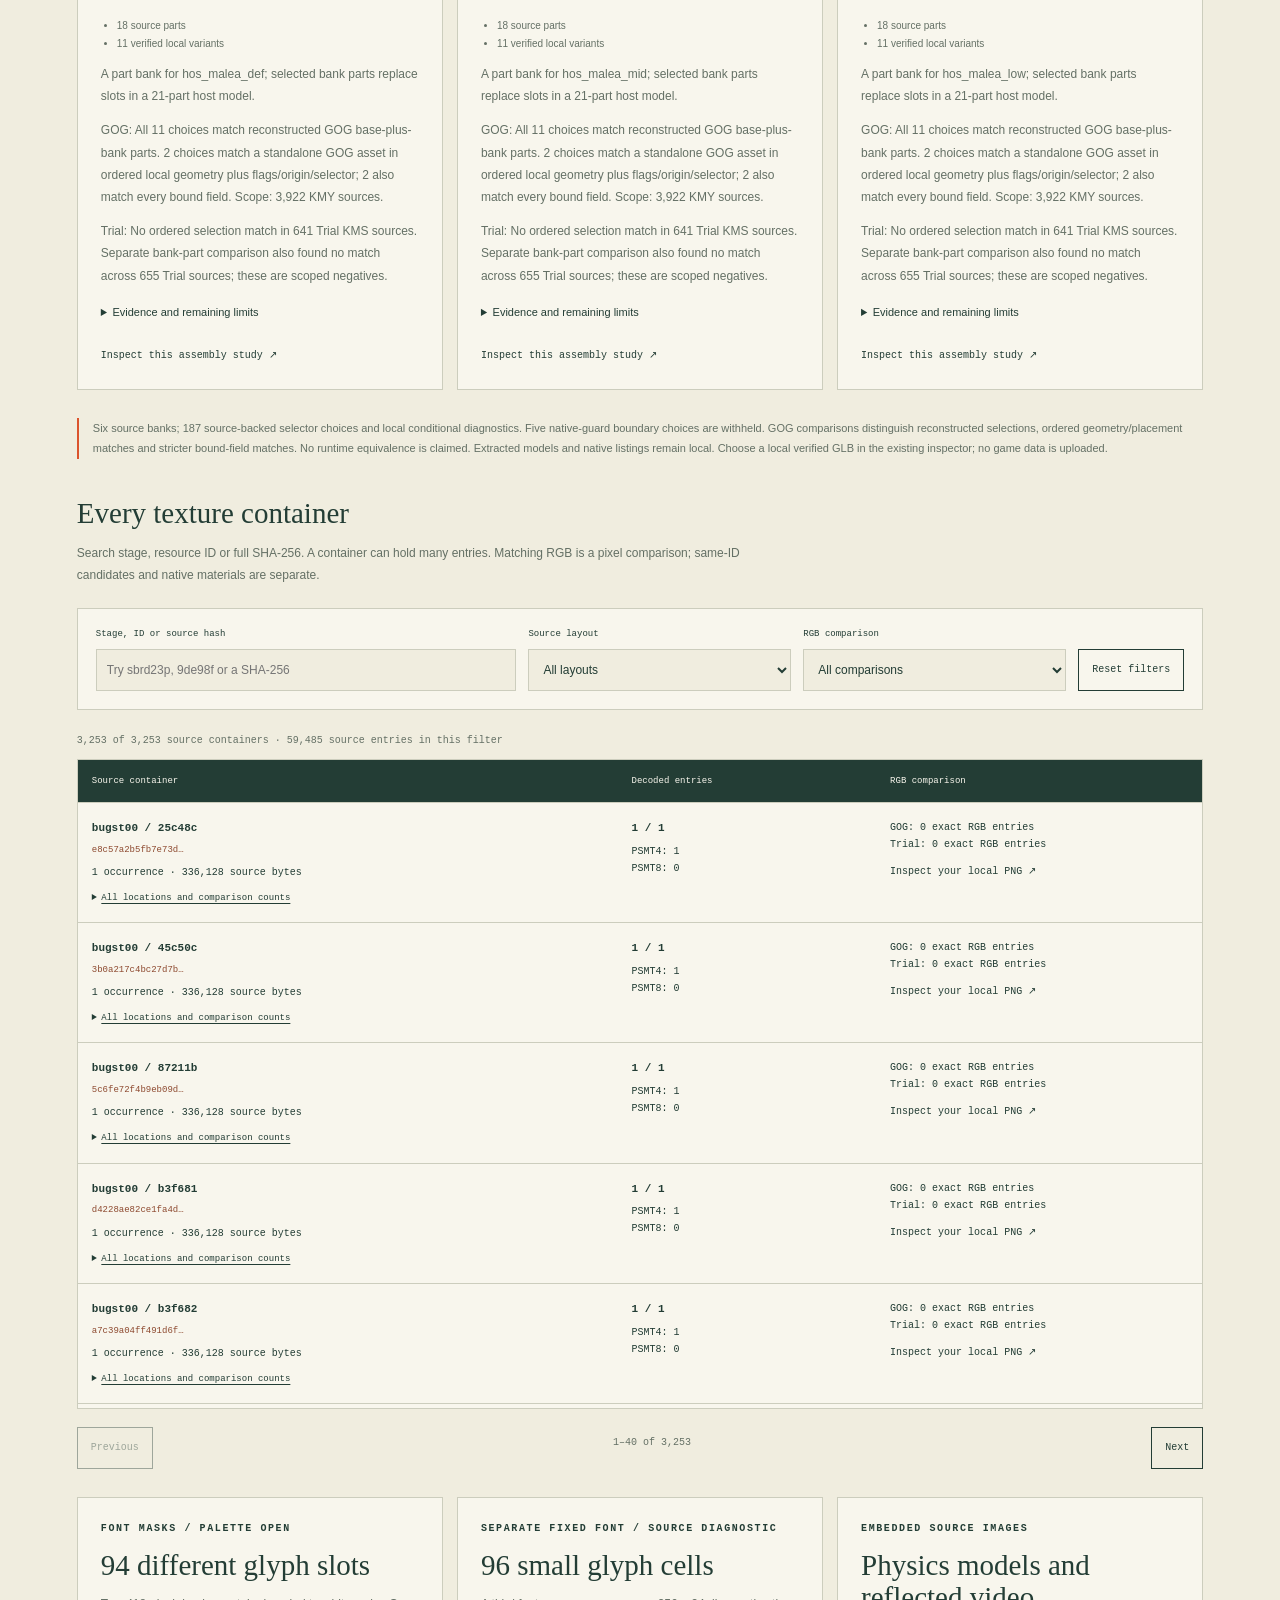
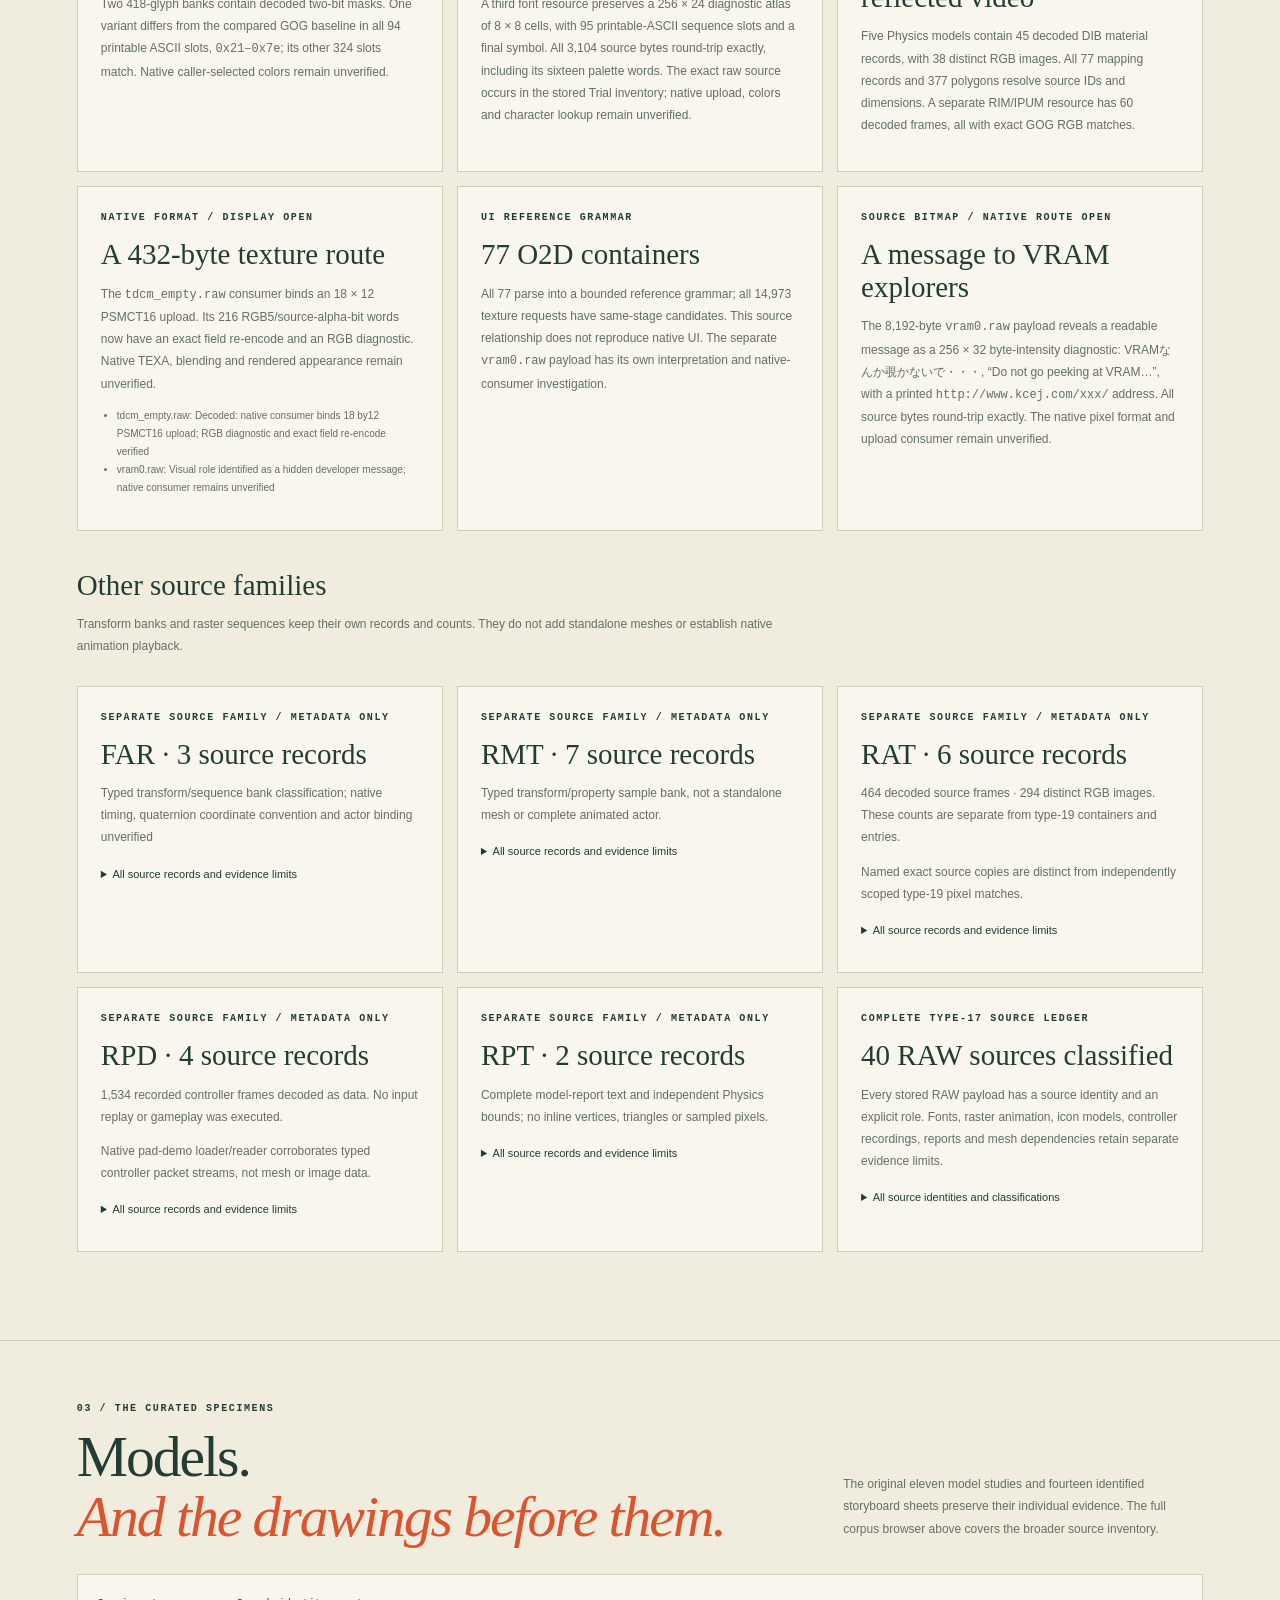
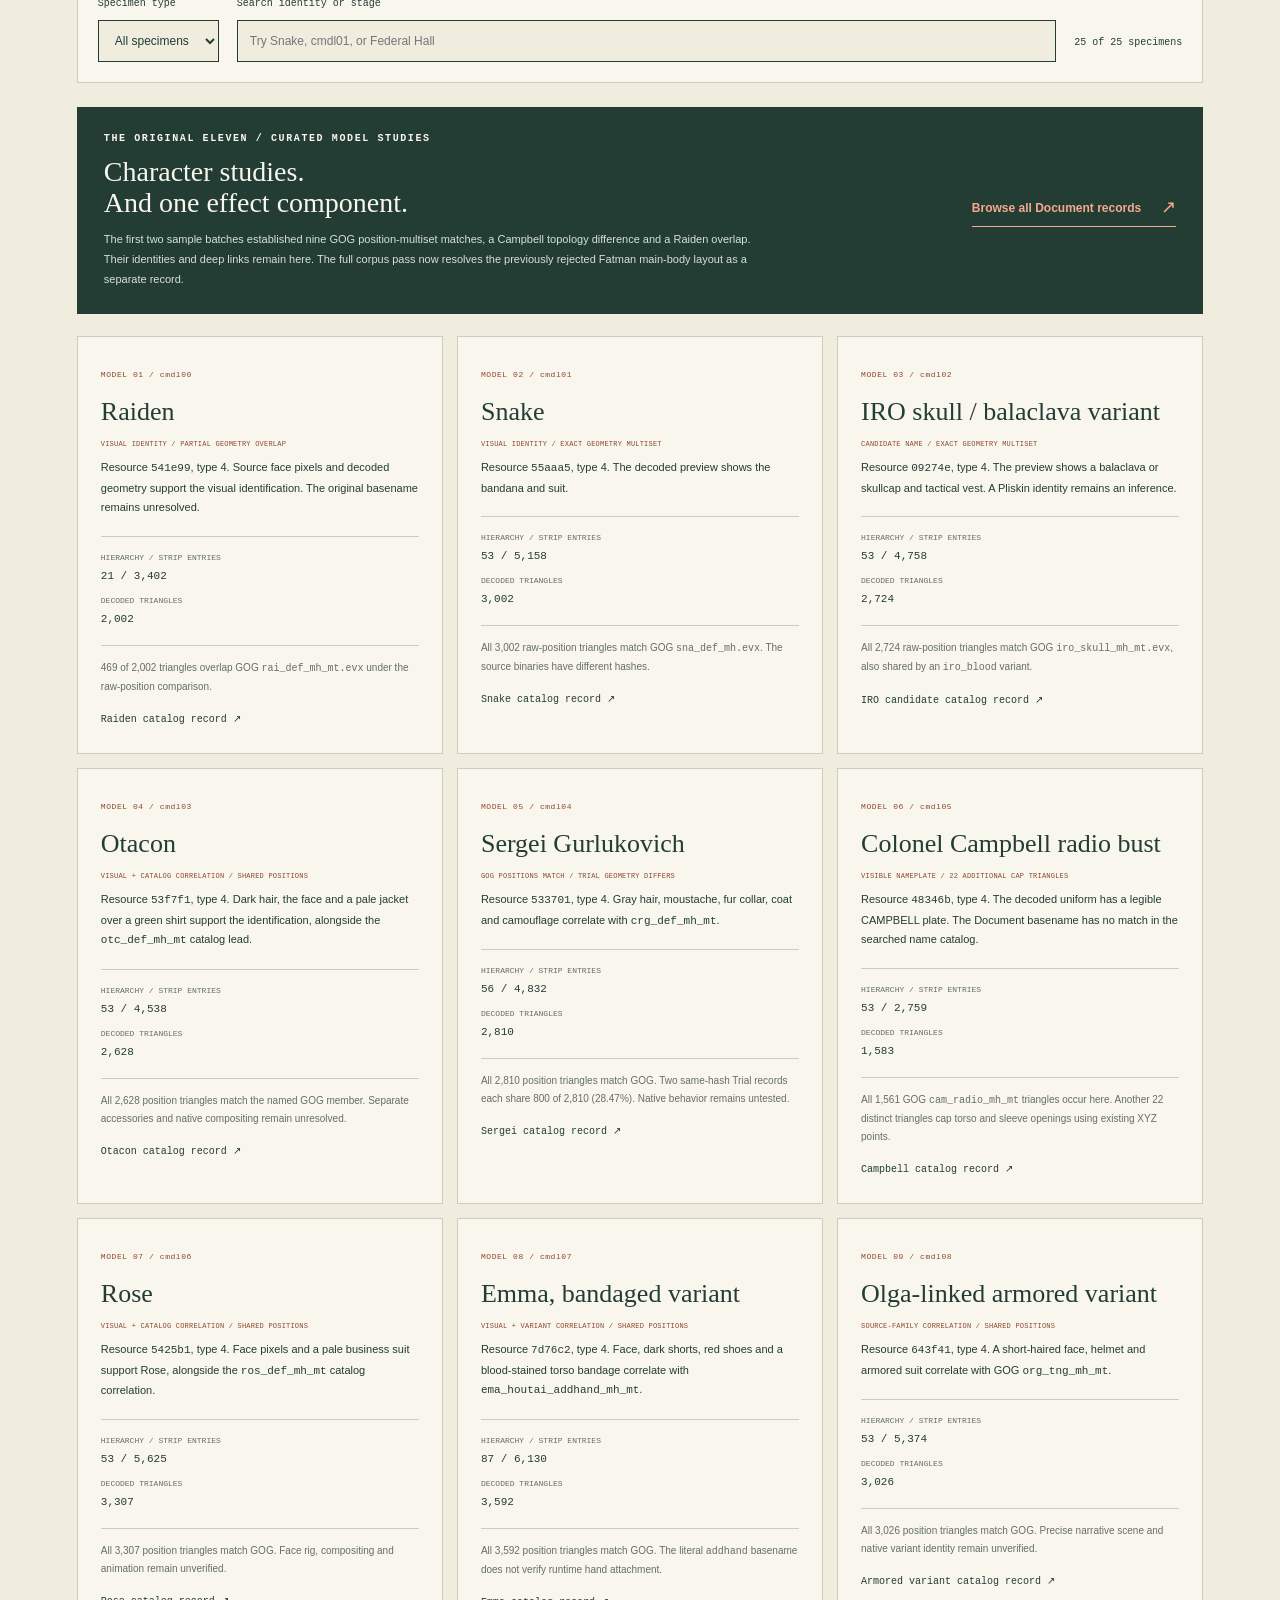
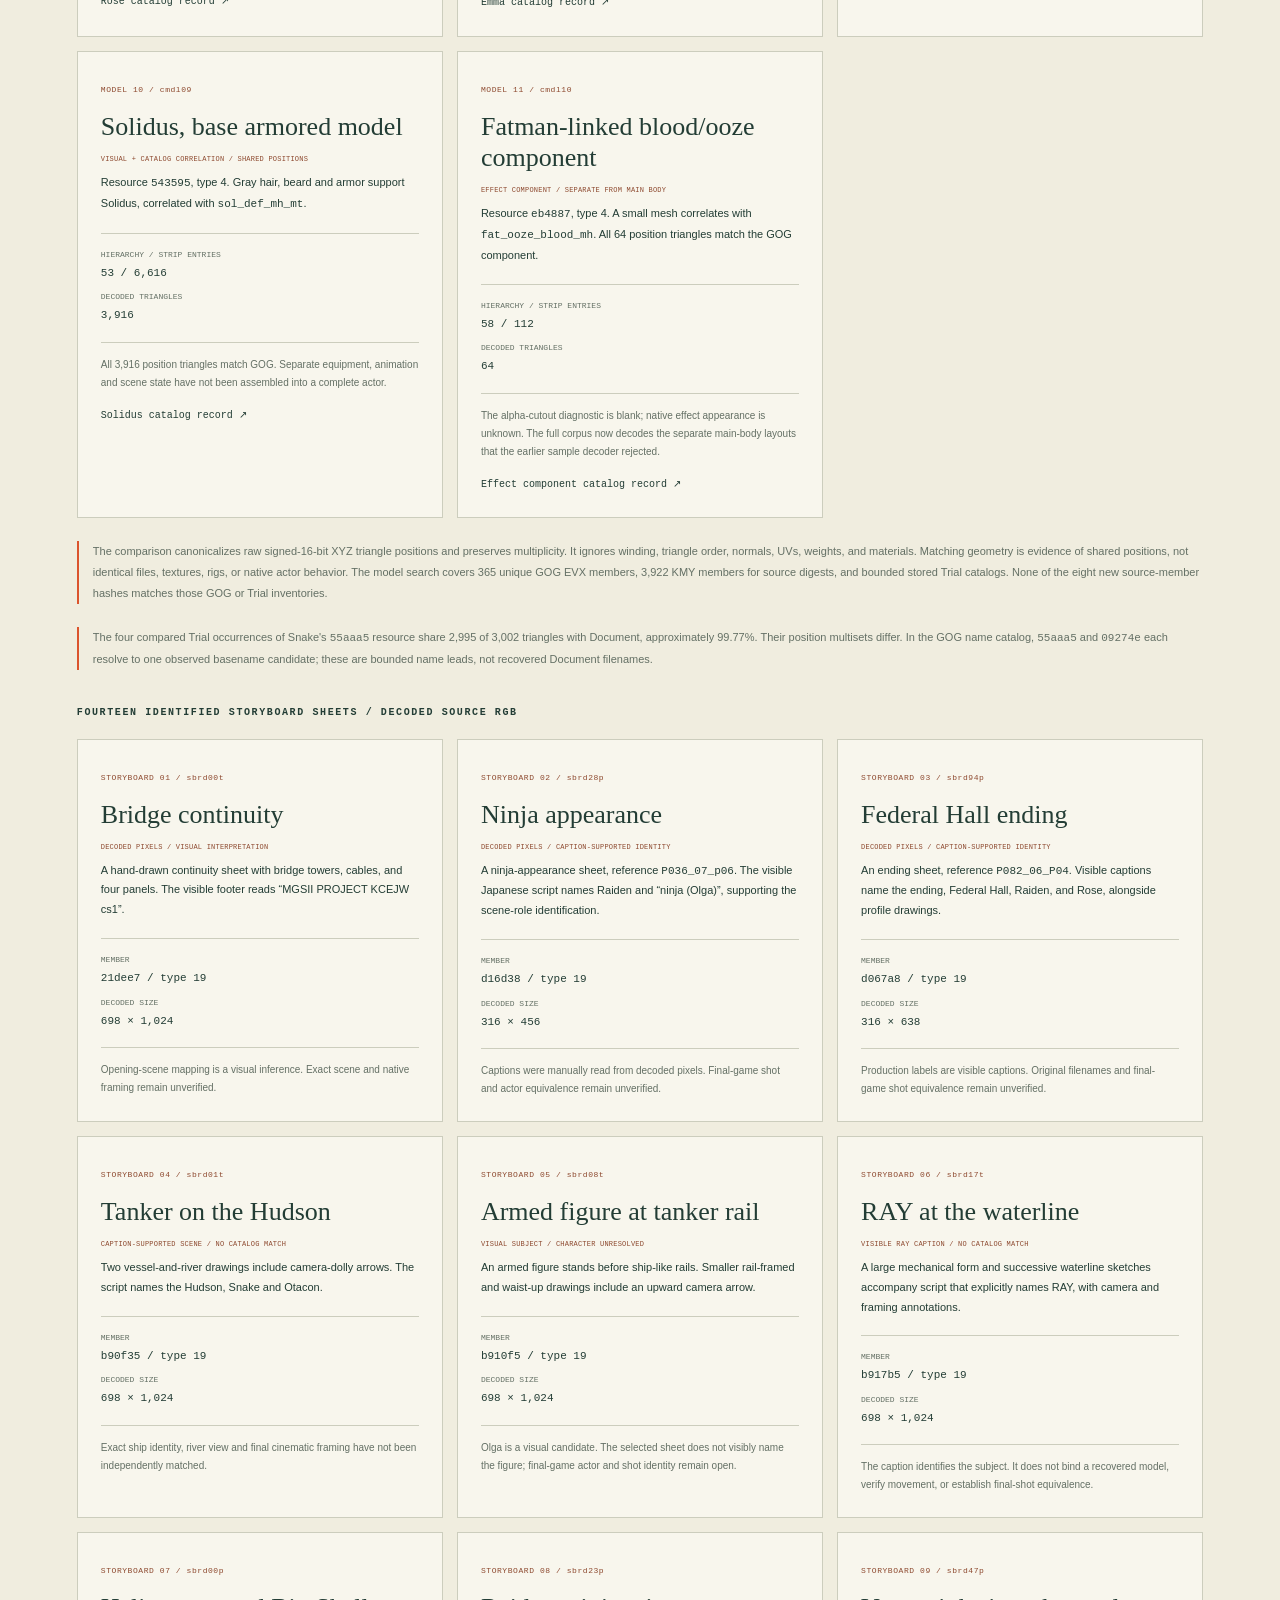
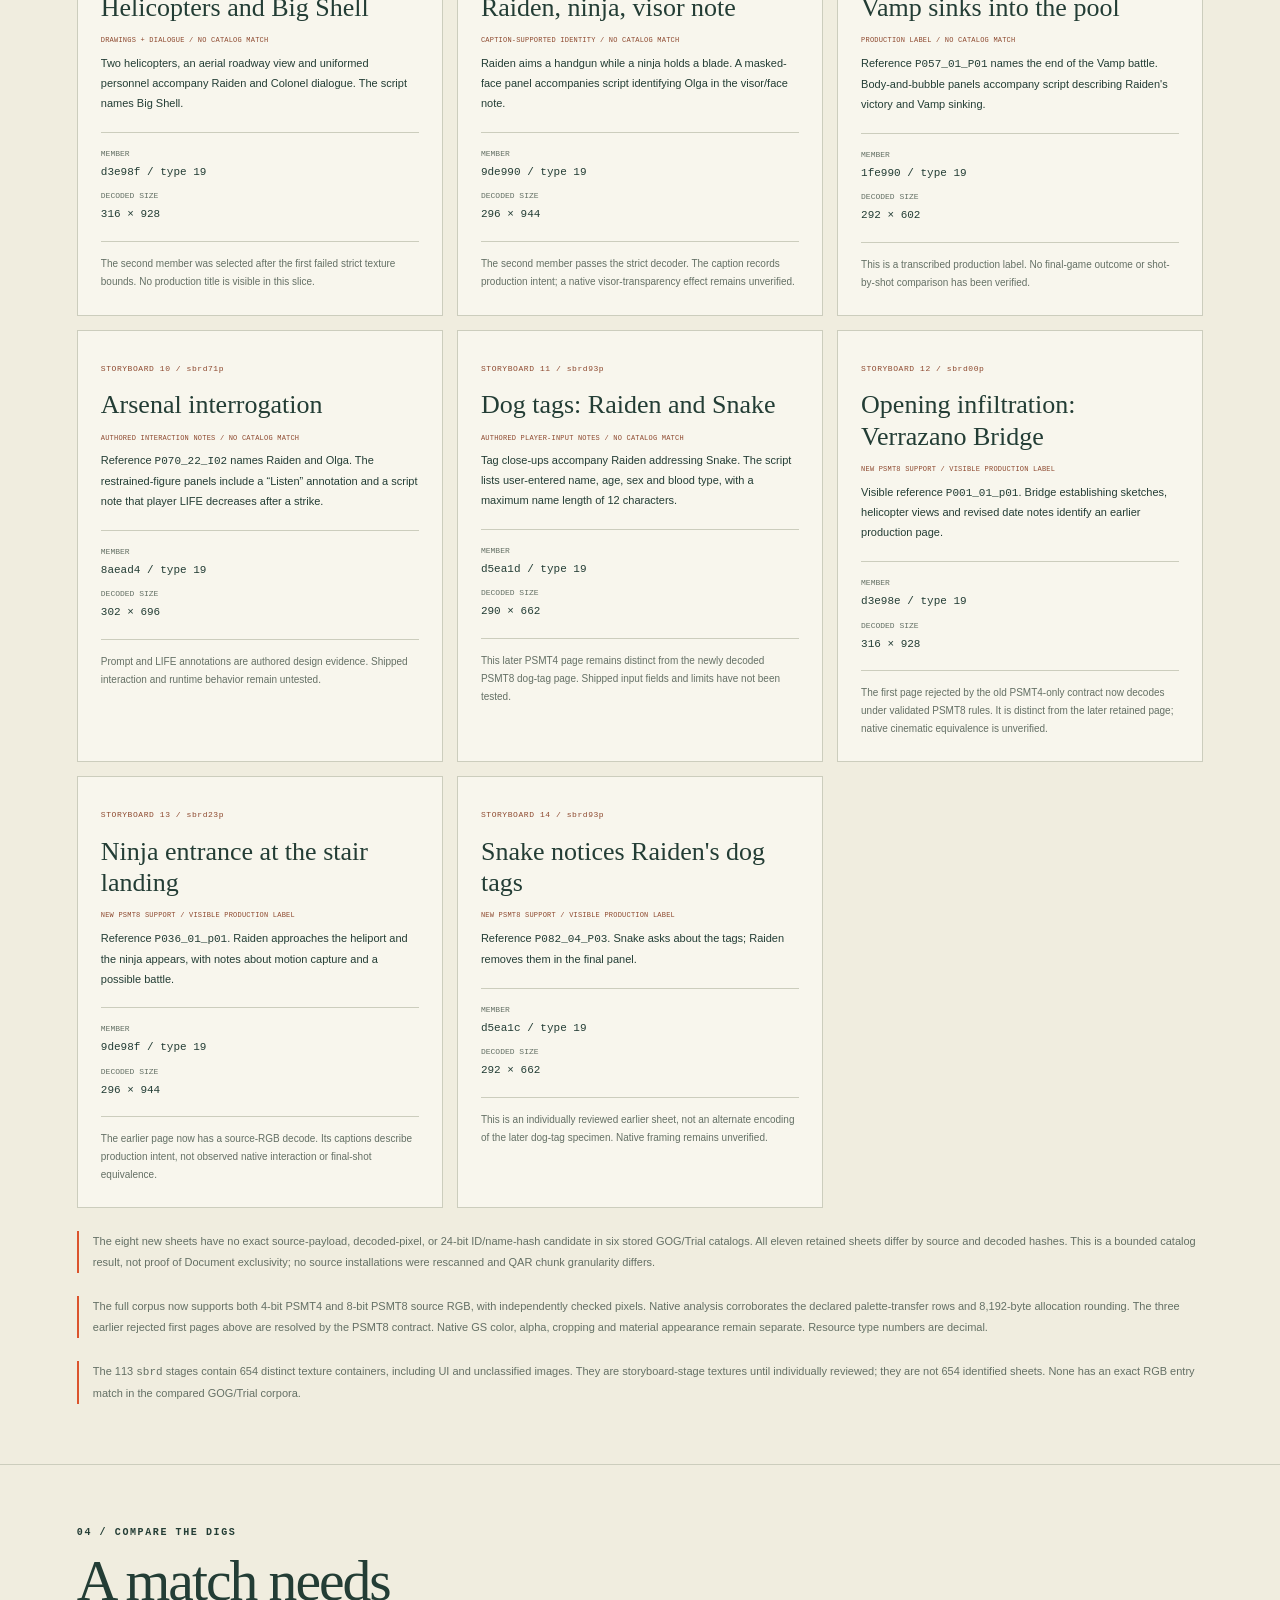
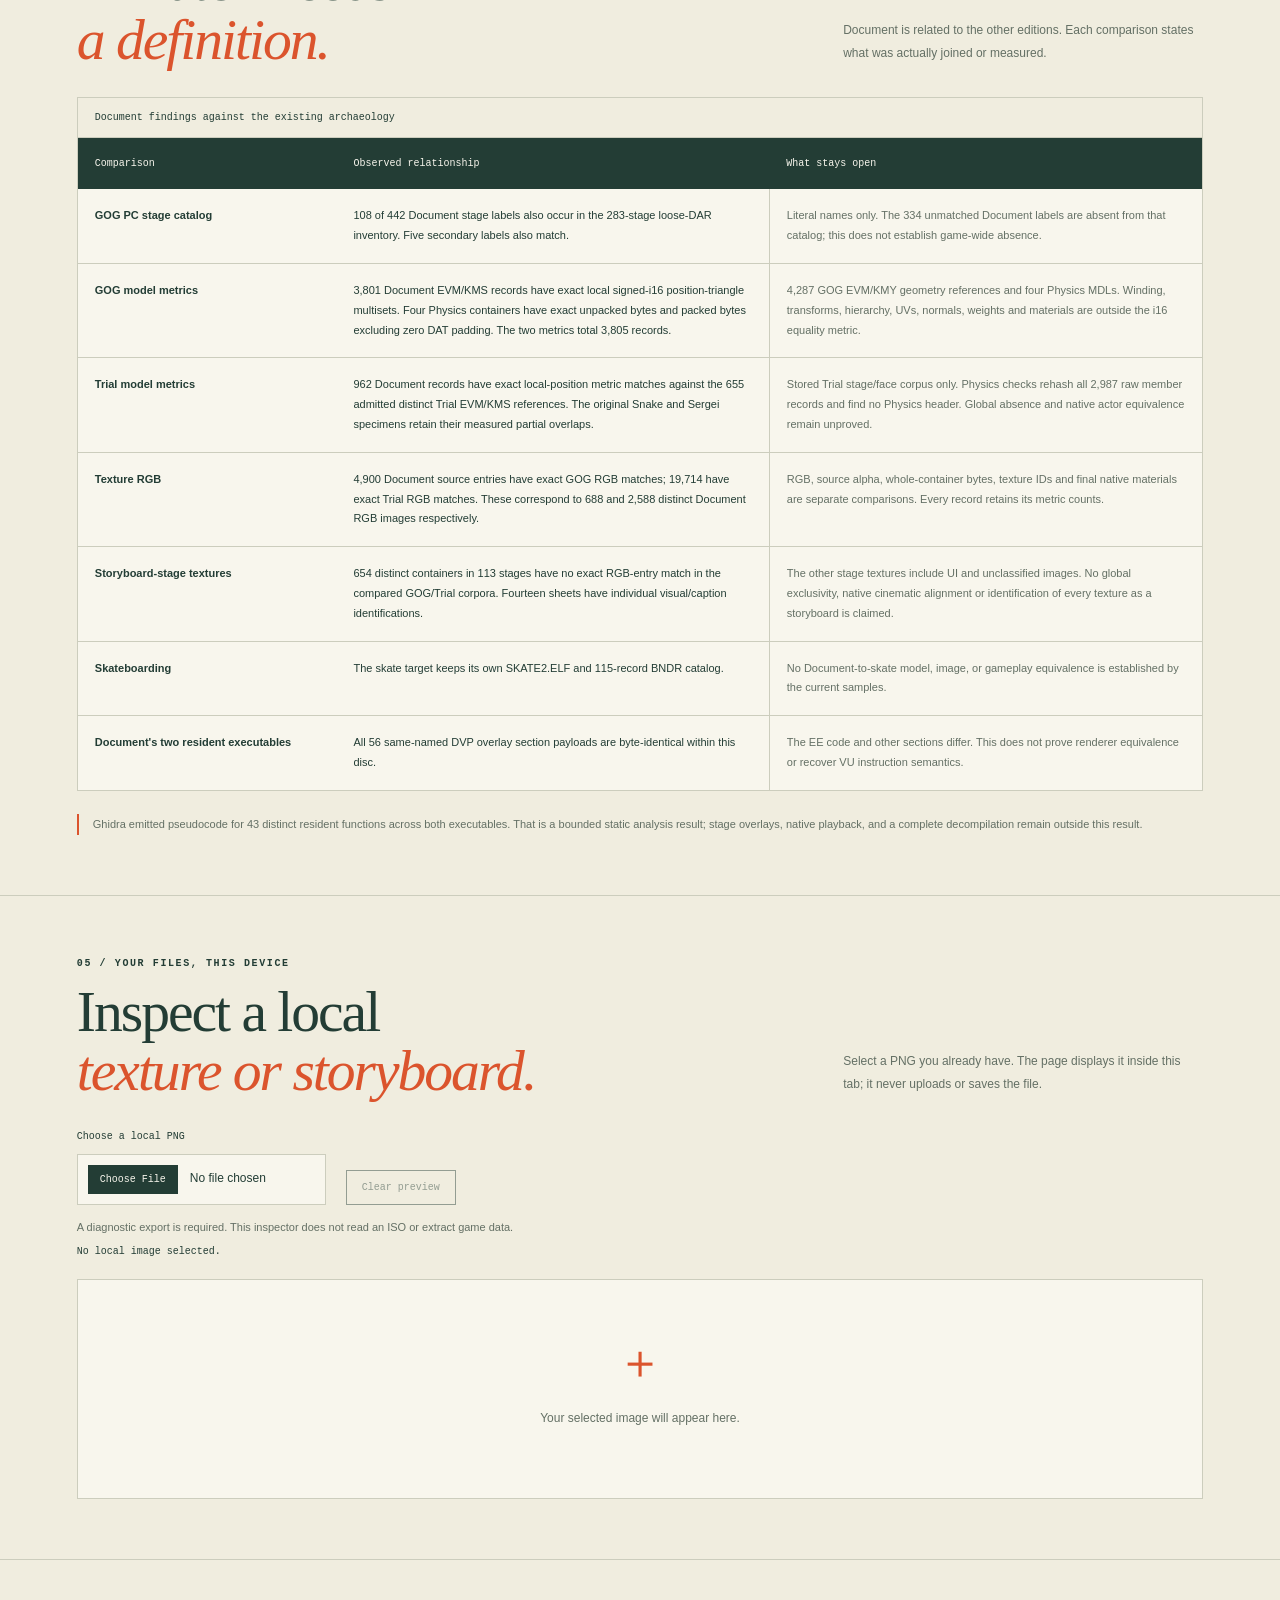
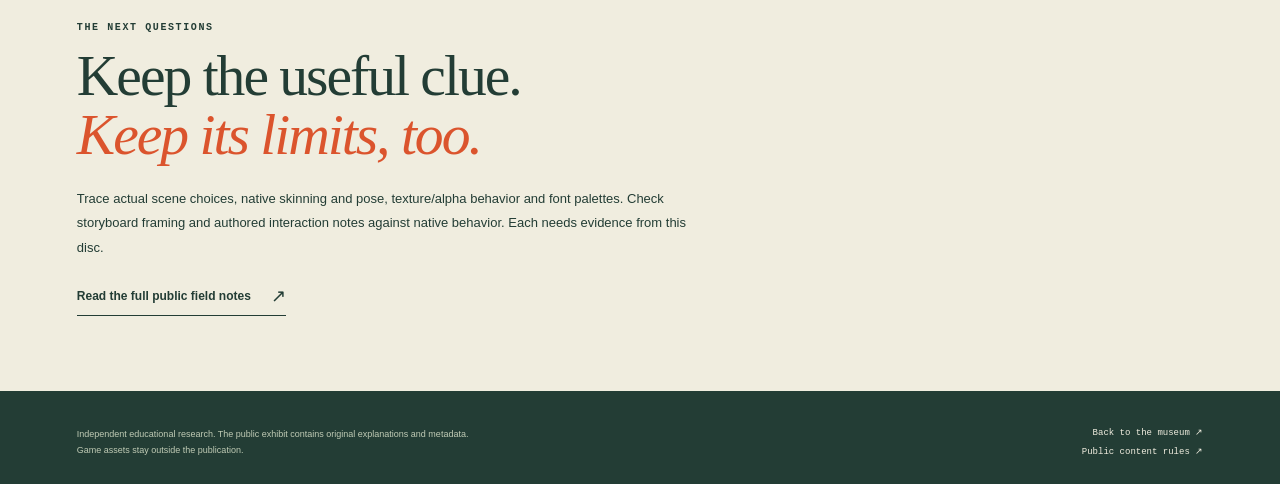
<file: document.html>
<!doctype html>
<html lang="en">
<head>
  <meta charset="utf-8">
  <meta name="viewport" content="width=device-width,initial-scale=1">
  <meta name="theme-color" content="#233d35">
  <meta name="description" content="The Document of MGS2 USA excavation: bounded archive research, model and storyboard specimens, and comparisons with the existing editions.">
  <title>The Document excavation — The Archeology of MGS2</title>
  <link rel="icon" href="favicon.svg?v=20261018-archaeology-mark" type="image/svg+xml">
  <link rel="stylesheet" href="styles.css?v=20261023-document">
  <link rel="stylesheet" href="document.css?v=20261030-assemblies">
  <script src="document-data.js?v=20261030-assemblies" defer></script>
  <script src="document.js?v=20261030-assemblies" defer></script>
</head>
<body class="document-page">
  <a class="skip" href="#main">Skip to the Document excavation</a>
  <header class="site-header">
    <a class="brand" href="index.html" aria-label="The Archeology of MGS2 home"><svg class="brand-mark" viewBox="0 0 64 64" aria-hidden="true" focusable="false"><rect x="5" y="5" width="54" height="54" rx="10" fill="#233d35"/><path d="M15 20h34M15 31h34M15 42h13m11 0h13" fill="none" stroke="#f0eddf" stroke-width="4" stroke-linecap="round"/><circle cx="34.5" cy="42" r="4.5" fill="#db542d"/></svg><span>THE ARCHEOLOGY<br><b>OF MGS2</b></span></a>
    <nav aria-label="Main navigation"><a href="index.html#expeditions">The digs</a><a href="catalog.html?edition=document">Catalogs</a><a href="document.html" aria-current="page">Document</a><a href="DOCUMENT_RESEARCH.md">Field notes</a></nav>
  </header>
  <main id="main">
    <section class="document-intro">
      <div><p class="eyebrow">05 / DOCUMENT / USA / SLUS-20543</p><h1>The making-of.<br><em>Under the surface.</em></h1><p class="document-lede">The whole archive is open to inspection: 4,095 geometry source records, 3,253 texture containers, and the drawings behind the scenes.</p><p class="document-date">FIELD RECORD / OCTOBER 26, 2026 · STATIC SOURCE RESEARCH</p><a class="button button-dark" href="#corpus">Explore the full corpus <span aria-hidden="true">↓</span></a></div>
      <aside class="document-passport" aria-label="Disc identity and archive counts"><p class="eyebrow">SOURCE PASSPORT</p><h2>A separate <br>PS2 branch.</h2><dl><div><dt>Boot executable</dt><dd>SLUS_205.43</dd></div><div><dt>Disc bytes</dt><dd>4,245,913,600</dd></div><div><dt>Document stages</dt><dd>442</dd></div><div><dt>Secondary MGS2 stages</dt><dd>14</dd></div><div class="passport-hash"><dt>ISO SHA-256</dt><dd><code>8a63b3194af65e82e66a3c1d8139a26ad91961455b57f50a790796e36abaa973</code></dd></div></dl><p>The original disc image remains the source. Samples are written to a separate local workspace.</p></aside>
    </section>
    <section class="document-section" aria-labelledby="trail-title">
      <div class="document-heading"><div><p class="eyebrow">01 / FOLLOW THE TRAIL</p><h2 id="trail-title">From disc<br>to <em>evidence.</em></h2></div><p>Every interpretation keeps its archive, stage, member, and evidence level attached.</p></div>
      <ol class="document-trail"><li><span>01 / PRESERVE</span><strong>Identify the source</strong><p>Hash the ISO and its 15 files. Keep the source untouched.</p></li><li><span>02 / UNPACK</span><strong>Replay every group</strong><p>456 stages, 948 groups and 20,087 member occurrences; every source group independently replayed.</p></li><li><span>03 / DECODE</span><strong>Cover the source families</strong><p>EVM, KMS, nested ZMS, Physics models, both indexed texture layouts and embedded images.</p></li><li><span>04 / COMPARE</span><strong>State the metric</strong><p>Compare source bytes, local triangle positions and decoded RGB separately. Native behavior needs separate evidence.</p></li></ol>
    </section>
    <section class="document-section" id="corpus" aria-labelledby="corpus-title">
      <div class="document-heading"><div><p class="eyebrow">02 / THE COMPLETE ARCHIVE PASS</p><h2 id="corpus-title">From samples<br>to <em>a source catalog.</em></h2></div><p>The recognized model families, supplemental geometry sources and every texture container keep separate evidence and counts. Original exports stay local.</p></div>
      <div class="corpus-summary"><div><strong>3,945</strong><span>logical model records</span></div><div><strong>3,253</strong><span>unique texture containers</span></div><div><strong>59,485</strong><span>decoded source RGB entries</span></div><div><strong>14,524</strong><span>distinct RGB images</span></div></div>
      <p class="document-caveat">There are 3,934 static geometry records, six part banks with verified selection studies, and five authored Physics models. Conditional rigid diagnostics omit skinning; native mesh pose remains unverified. Counts describe resource components, never complete actors. Texture entries describe source RGB reconstruction.</p>
      <div class="corpus-highlights">
        <article><p class="eyebrow">PREVIOUSLY REJECTED / NOW DECODED</p><h3>Fatman's main model</h3><p>The flags-2264 layout now yields 3,096 source triangles. The earlier 64-triangle blood/ooze specimen remains a separate effect component.</p><a href="catalog.html?edition=document&amp;specimen=document-corpus-e9ab24cd3b21757d078d16e5a028beaf416e1a129d4c5ae01e40ca4d9d8f7a62">Open the Fatman record ↗</a></article>
        <article><p class="eyebrow">STATIC MENU BINDING / ORIGINAL LABEL</p><h3>Snake, with a Shinkawa touch</h3><p>The 2,045-triangle <code>cmdl01 / bb12a0</code> source binds to “Solid Snake/Shinkawa touch experiment model” in the disc's menu metadata. Its low-poly appearance does not establish MGS1 provenance.</p><a id="low-poly-snake-link" href="catalog.html?edition=document&amp;specimen=document-corpus-1be946b0533e1b2be5e81022f252c263b582af91d82fbbab66426dcfe9bb2049">Inspect the experiment record ↗</a></article>
        <article><p class="eyebrow">STATIC MENU BINDING / ORIGINAL LABEL</p><h3>Mei Ling's toon-shading experiment</h3><p>The 1,910-triangle <code>cmdl26 / d8a464</code> source binds to “Mei Ling for Toon Shading Experiment”. The purple-suited figure now has a source-backed menu identity; native shading and animation remain unverified.</p><a href="catalog.html?edition=document&amp;specimen=document-corpus-7e7ab531962fa83c7ec73bdc8d38618b67ef461275d3fd562de416b8fe1ba6dc">Inspect the Mei Ling record ↗</a></article>
      </div>
      <div class="document-model-note"><div><p class="eyebrow">MODEL AND SUPPLEMENTAL FAMILIES / FILTERED SOURCE RECORDS</p><h3>4,095 records. One searchable drawer.</h3><p>Browse 289 EVM, 3,651 KMS including nested ZMS, five Physics records and 150 point, line, cloth and memory-card-icon sources. Filter source family, comparison and geometry evidence; the original eleven specimen links still work.</p></div><a class="text-link" href="catalog.html?edition=document">Open the full model catalog ↗</a></div>
      <div class="document-model-note" id="supplemental-geometry"><div><p class="eyebrow">SEPARATE SOURCE FAMILIES / PRIMITIVES PRESERVED</p><h3 id="supplemental-geometry-title">Supplemental geometry sources</h3><p id="supplemental-geometry-summary">Their own point, line and triangle metrics remain separate from the 3,945 model records. Source attributes do not establish a complete actor or native rendering.</p><ul id="supplemental-geometry-families"></ul></div><a class="text-link" href="catalog.html?edition=document&amp;family=CVY">Inspect source geometry ↗</a></div>
      <section id="assembly-research" aria-labelledby="assembly-studies-title">
        <div class="corpus-image-heading"><h3 id="assembly-studies-title">Six model assembly studies</h3><p>Follow each source bundle's placement evidence and GOG/Trial comparison. Verified local diagnostics retain their own limits; the source-record counts stay unchanged.</p></div>
        <p id="assembly-study-status" class="corpus-count" role="status" aria-live="polite">Loading checked assembly metadata…</p>
        <div id="assembly-study-records" class="corpus-specials assembly-studies"></div>
        <p id="assembly-study-limits" class="document-caveat" hidden></p>
      </section>
      <div class="corpus-image-heading"><h3>Every texture container</h3><p>Search stage, resource ID or full SHA-256. A container can hold many entries. Matching RGB is a pixel comparison; same-ID candidates and native materials are separate.</p></div>
      <div id="texture-corpus-controls" class="texture-corpus-controls" hidden>
        <label for="texture-corpus-search">Stage, ID or source hash<input id="texture-corpus-search" type="search" placeholder="Try sbrd23p, 9de98f or a SHA-256" autocomplete="off" aria-controls="texture-corpus-results"></label>
        <label for="texture-corpus-format">Source layout<select id="texture-corpus-format"><option value="all">All layouts</option><option value="psmt4">Includes 4-bit PSMT4</option><option value="psmt8">Includes 8-bit PSMT8</option><option value="mixed">Both layouts</option></select></label>
        <label for="texture-corpus-match">RGB comparison<select id="texture-corpus-match"><option value="all">All comparisons</option><option value="gog">Includes exact GOG RGB</option><option value="trial">Includes exact Trial RGB</option><option value="neither">No exact RGB in either</option></select></label>
        <button id="texture-corpus-reset" type="button">Reset filters</button>
      </div>
      <p id="texture-corpus-count" class="corpus-count" role="status" aria-live="polite">Loading the texture metadata…</p>
      <div class="texture-corpus-scroll" role="region" aria-label="Texture container records" tabindex="0"><table class="texture-corpus-table"><thead><tr><th scope="col">Source container</th><th scope="col">Decoded entries</th><th scope="col">RGB comparison</th></tr></thead><tbody id="texture-corpus-results"><tr><td colspan="3">The public metadata contains source identities and measured counts. No images are downloaded from this site.</td></tr></tbody></table></div>
      <div class="texture-corpus-pagination" id="texture-corpus-pagination" hidden><button id="texture-corpus-prev" type="button" disabled>Previous</button><p id="texture-corpus-page" role="status" aria-live="polite"></p><button id="texture-corpus-next" type="button">Next</button></div>
      <noscript><p>The paginated texture index needs JavaScript. <a href="document-corpus.json">Read the public corpus metadata index</a> for every model and container shard.</p></noscript>
      <div class="corpus-specials">
        <article><p class="eyebrow">FONT MASKS / PALETTE OPEN</p><h3>94 different glyph slots</h3><p>Two 418-glyph banks contain decoded two-bit masks. One variant differs from the compared GOG baseline in all 94 printable ASCII slots, <code>0x21–0x7e</code>; its other 324 slots match. Native caller-selected colors remain unverified.</p></article>
        <article><p class="eyebrow">SEPARATE FIXED FONT / SOURCE DIAGNOSTIC</p><h3>96 small glyph cells</h3><p>A third font resource preserves a 256 × 24 diagnostic atlas of 8 × 8 cells, with 95 printable-ASCII sequence slots and a final symbol. All 3,104 source bytes round-trip exactly, including its sixteen palette words. The exact raw source occurs in the stored Trial inventory; native upload, colors and character lookup remain unverified.</p></article>
        <article><p class="eyebrow">EMBEDDED SOURCE IMAGES</p><h3>Physics models and reflected video</h3><p>Five Physics models contain 45 decoded DIB material records, with 38 distinct RGB images. All 77 mapping records and 377 polygons resolve source IDs and dimensions. A separate RIM/IPUM resource has 60 decoded frames, all with exact GOG RGB matches.</p></article>
        <article><p class="eyebrow">NATIVE FORMAT / DISPLAY OPEN</p><h3>A 432-byte texture route</h3><p>The <code>tdcm_empty.raw</code> consumer binds an 18 × 12 PSMCT16 upload. Its 216 RGB5/source-alpha-bit words now have an exact field re-encode and an RGB diagnostic. Native TEXA, blending and rendered appearance remain unverified.</p><ul id="raw-source-statuses"><li>RAW consumer analysis is recorded separately from source RGB reconstruction.</li></ul></article>
        <article><p class="eyebrow">UI REFERENCE GRAMMAR</p><h3>77 O2D containers</h3><p>All 77 parse into a bounded reference grammar; all 14,973 texture requests have same-stage candidates. This source relationship does not reproduce native UI. The separate <code>vram0.raw</code> payload has its own interpretation and native-consumer investigation.</p></article>
        <article><p class="eyebrow">SOURCE BITMAP / NATIVE ROUTE OPEN</p><h3>A message to VRAM explorers</h3><p>The 8,192-byte <code>vram0.raw</code> payload reveals a readable message as a 256 × 32 byte-intensity diagnostic: <span lang="ja">VRAMなんか覗かないで・・・</span>, “Do not go peeking at VRAM…”, with a printed <code>http://www.kcej.com/xxx/</code> address. All source bytes round-trip exactly. The native pixel format and upload consumer remain unverified.</p></article>
      </div>
      <div class="corpus-image-heading"><h3>Other source families</h3><p>Transform banks and raster sequences keep their own records and counts. They do not add standalone meshes or establish native animation playback.</p></div>
      <div id="other-source-families" class="corpus-specials"></div>
    </section>
    <section class="document-section" id="specimens" aria-labelledby="specimens-title">
      <div class="document-heading"><div><p class="eyebrow">03 / THE CURATED SPECIMENS</p><h2 id="specimens-title">Models.<br><em>And the drawings before them.</em></h2></div><p>The original eleven model studies and fourteen identified storyboard sheets preserve their individual evidence. The full corpus browser above covers the broader source inventory.</p></div>
      <div class="document-filters" id="document-filters" hidden>
        <label for="document-filter">Specimen type<select id="document-filter"><option value="all">All specimens</option><option value="model">Models</option><option value="storyboard">Storyboards</option></select></label>
        <label for="document-record-search">Search identity or stage<input id="document-record-search" type="search" placeholder="Try Snake, cmdl01, or Federal Hall" autocomplete="off"></label>
        <p id="document-record-count" role="status" aria-live="polite"></p>
      </div>
      <p id="document-empty" hidden>No specimens match. Change the type or search to see more records.</p>
      <div class="specimen-group" data-specimen-group="model">
      <div class="document-model-note"><div><p class="eyebrow">THE ORIGINAL ELEVEN / CURATED MODEL STUDIES</p><h3>Character studies.<br>And one effect component.</h3><p>The first two sample batches established nine GOG position-multiset matches, a Campbell topology difference and a Raiden overlap. Their identities and deep links remain here. The full corpus pass now resolves the previously rejected Fatman main-body layout as a separate record.</p></div><a class="text-link" href="catalog.html?edition=document">Browse all Document records <span aria-hidden="true">↗</span></a></div>
      <div class="storyboard-grid model-study-grid">
        <article class="storyboard-record" data-specimen-kind="model"><span class="record-number">MODEL 01 / cmdl00</span><h3>Raiden</h3><p class="specimen-status">VISUAL IDENTITY / PARTIAL GEOMETRY OVERLAP</p><p>Resource <code>541e99</code>, type 4. Source face pixels and decoded geometry support the visual identification. The original basename remains unresolved.</p><dl><div><dt>Hierarchy / strip entries</dt><dd>21 / 3,402</dd></div><div><dt>Decoded triangles</dt><dd>2,002</dd></div></dl><p class="sample-limit">469 of 2,002 triangles overlap GOG <code>rai_def_mh_mt.evx</code> under the raw-position comparison.</p><a class="record-link" href="catalog.html?edition=document&amp;specimen=cmdl00">Raiden catalog record ↗</a></article>
        <article class="storyboard-record" data-specimen-kind="model"><span class="record-number">MODEL 02 / cmdl01</span><h3>Snake</h3><p class="specimen-status">VISUAL IDENTITY / EXACT GEOMETRY MULTISET</p><p>Resource <code>55aaa5</code>, type 4. The decoded preview shows the bandana and suit.</p><dl><div><dt>Hierarchy / strip entries</dt><dd>53 / 5,158</dd></div><div><dt>Decoded triangles</dt><dd>3,002</dd></div></dl><p class="sample-limit">All 3,002 raw-position triangles match GOG <code>sna_def_mh.evx</code>. The source binaries have different hashes.</p><a class="record-link" href="catalog.html?edition=document&amp;specimen=cmdl01">Snake catalog record ↗</a></article>
        <article class="storyboard-record" data-specimen-kind="model"><span class="record-number">MODEL 03 / cmdl02</span><h3>IRO skull / balaclava variant</h3><p class="specimen-status">CANDIDATE NAME / EXACT GEOMETRY MULTISET</p><p>Resource <code>09274e</code>, type 4. The preview shows a balaclava or skullcap and tactical vest. A Pliskin identity remains an inference.</p><dl><div><dt>Hierarchy / strip entries</dt><dd>53 / 4,758</dd></div><div><dt>Decoded triangles</dt><dd>2,724</dd></div></dl><p class="sample-limit">All 2,724 raw-position triangles match GOG <code>iro_skull_mh_mt.evx</code>, also shared by an <code>iro_blood</code> variant.</p><a class="record-link" href="catalog.html?edition=document&amp;specimen=cmdl02">IRO candidate catalog record ↗</a></article>
        <article class="storyboard-record" data-specimen-kind="model"><span class="record-number">MODEL 04 / cmdl03</span><h3>Otacon</h3><p class="specimen-status">VISUAL + CATALOG CORRELATION / SHARED POSITIONS</p><p>Resource <code>53f7f1</code>, type 4. Dark hair, the face and a pale jacket over a green shirt support the identification, alongside the <code>otc_def_mh_mt</code> catalog lead.</p><dl><div><dt>Hierarchy / strip entries</dt><dd>53 / 4,538</dd></div><div><dt>Decoded triangles</dt><dd>2,628</dd></div></dl><p class="sample-limit">All 2,628 position triangles match the named GOG member. Separate accessories and native compositing remain unresolved.</p><a class="record-link" href="catalog.html?edition=document&amp;specimen=cmdl03">Otacon catalog record ↗</a></article>
        <article class="storyboard-record" data-specimen-kind="model"><span class="record-number">MODEL 05 / cmdl04</span><h3>Sergei Gurlukovich</h3><p class="specimen-status">GOG POSITIONS MATCH / TRIAL GEOMETRY DIFFERS</p><p>Resource <code>533701</code>, type 4. Gray hair, moustache, fur collar, coat and camouflage correlate with <code>crg_def_mh_mt</code>.</p><dl><div><dt>Hierarchy / strip entries</dt><dd>56 / 4,832</dd></div><div><dt>Decoded triangles</dt><dd>2,810</dd></div></dl><p class="sample-limit">All 2,810 position triangles match GOG. Two same-hash Trial records each share 800 of 2,810 (28.47%). Native behavior remains untested.</p><a class="record-link" href="catalog.html?edition=document&amp;specimen=cmdl04">Sergei catalog record ↗</a></article>
        <article class="storyboard-record" data-specimen-kind="model"><span class="record-number">MODEL 06 / cmdl05</span><h3>Colonel Campbell radio bust</h3><p class="specimen-status">VISIBLE NAMEPLATE / 22 ADDITIONAL CAP TRIANGLES</p><p>Resource <code>48346b</code>, type 4. The decoded uniform has a legible CAMPBELL plate. The Document basename has no match in the searched name catalog.</p><dl><div><dt>Hierarchy / strip entries</dt><dd>53 / 2,759</dd></div><div><dt>Decoded triangles</dt><dd>1,583</dd></div></dl><p class="sample-limit">All 1,561 GOG <code>cam_radio_mh_mt</code> triangles occur here. Another 22 distinct triangles cap torso and sleeve openings using existing XYZ points.</p><a class="record-link" href="catalog.html?edition=document&amp;specimen=cmdl05">Campbell catalog record ↗</a></article>
        <article class="storyboard-record" data-specimen-kind="model"><span class="record-number">MODEL 07 / cmdl06</span><h3>Rose</h3><p class="specimen-status">VISUAL + CATALOG CORRELATION / SHARED POSITIONS</p><p>Resource <code>5425b1</code>, type 4. Face pixels and a pale business suit support Rose, alongside the <code>ros_def_mh_mt</code> catalog correlation.</p><dl><div><dt>Hierarchy / strip entries</dt><dd>53 / 5,625</dd></div><div><dt>Decoded triangles</dt><dd>3,307</dd></div></dl><p class="sample-limit">All 3,307 position triangles match GOG. Face rig, compositing and animation remain unverified.</p><a class="record-link" href="catalog.html?edition=document&amp;specimen=cmdl06">Rose catalog record ↗</a></article>
        <article class="storyboard-record" data-specimen-kind="model"><span class="record-number">MODEL 08 / cmdl07</span><h3>Emma, bandaged variant</h3><p class="specimen-status">VISUAL + VARIANT CORRELATION / SHARED POSITIONS</p><p>Resource <code>7d76c2</code>, type 4. Face, dark shorts, red shoes and a blood-stained torso bandage correlate with <code>ema_houtai_addhand_mh_mt</code>.</p><dl><div><dt>Hierarchy / strip entries</dt><dd>87 / 6,130</dd></div><div><dt>Decoded triangles</dt><dd>3,592</dd></div></dl><p class="sample-limit">All 3,592 position triangles match GOG. The literal <code>addhand</code> basename does not verify runtime hand attachment.</p><a class="record-link" href="catalog.html?edition=document&amp;specimen=cmdl07">Emma catalog record ↗</a></article>
        <article class="storyboard-record" data-specimen-kind="model"><span class="record-number">MODEL 09 / cmdl08</span><h3>Olga-linked armored variant</h3><p class="specimen-status">SOURCE-FAMILY CORRELATION / SHARED POSITIONS</p><p>Resource <code>643f41</code>, type 4. A short-haired face, helmet and armored suit correlate with GOG <code>org_tng_mh_mt</code>.</p><dl><div><dt>Hierarchy / strip entries</dt><dd>53 / 5,374</dd></div><div><dt>Decoded triangles</dt><dd>3,026</dd></div></dl><p class="sample-limit">All 3,026 position triangles match GOG. Precise narrative scene and native variant identity remain unverified.</p><a class="record-link" href="catalog.html?edition=document&amp;specimen=cmdl08">Armored variant catalog record ↗</a></article>
        <article class="storyboard-record" data-specimen-kind="model"><span class="record-number">MODEL 10 / cmdl09</span><h3>Solidus, base armored model</h3><p class="specimen-status">VISUAL + CATALOG CORRELATION / SHARED POSITIONS</p><p>Resource <code>543595</code>, type 4. Gray hair, beard and armor support Solidus, correlated with <code>sol_def_mh_mt</code>.</p><dl><div><dt>Hierarchy / strip entries</dt><dd>53 / 6,616</dd></div><div><dt>Decoded triangles</dt><dd>3,916</dd></div></dl><p class="sample-limit">All 3,916 position triangles match GOG. Separate equipment, animation and scene state have not been assembled into a complete actor.</p><a class="record-link" href="catalog.html?edition=document&amp;specimen=cmdl09">Solidus catalog record ↗</a></article>
        <article class="storyboard-record" data-specimen-kind="model"><span class="record-number">MODEL 11 / cmdl10</span><h3>Fatman-linked blood/ooze component</h3><p class="specimen-status">EFFECT COMPONENT / SEPARATE FROM MAIN BODY</p><p>Resource <code>eb4887</code>, type 4. A small mesh correlates with <code>fat_ooze_blood_mh</code>. All 64 position triangles match the GOG component.</p><dl><div><dt>Hierarchy / strip entries</dt><dd>58 / 112</dd></div><div><dt>Decoded triangles</dt><dd>64</dd></div></dl><p class="sample-limit">The alpha-cutout diagnostic is blank; native effect appearance is unknown. The full corpus now decodes the separate main-body layouts that the earlier sample decoder rejected.</p><a class="record-link" href="catalog.html?edition=document&amp;specimen=cmdl10">Effect component catalog record ↗</a></article>
      </div>
      <p class="document-caveat model-caveat">The comparison canonicalizes raw signed-16-bit XYZ triangle positions and preserves multiplicity. It ignores winding, triangle order, normals, UVs, weights, and materials. Matching geometry is evidence of shared positions, not identical files, textures, rigs, or native actor behavior. The model search covers 365 unique GOG EVX members, 3,922 KMY members for source digests, and bounded stored Trial catalogs. None of the eight new source-member hashes matches those GOG or Trial inventories.</p>
      <p class="document-caveat">The four compared Trial occurrences of Snake's <code>55aaa5</code> resource share 2,995 of 3,002 triangles with Document, approximately 99.77%. Their position multisets differ. In the GOG name catalog, <code>55aaa5</code> and <code>09274e</code> each resolve to one observed basename candidate; these are bounded name leads, not recovered Document filenames.</p>
      </div>
      <div class="specimen-group" data-specimen-group="storyboard">
      <p class="eyebrow storyboard-heading">FOURTEEN IDENTIFIED STORYBOARD SHEETS / DECODED SOURCE RGB</p>
      <div class="storyboard-grid" id="storyboard-grid">
        <article class="storyboard-record" data-specimen-kind="storyboard"><span class="record-number">STORYBOARD 01 / sbrd00t</span><h3>Bridge continuity</h3><p class="specimen-status">DECODED PIXELS / VISUAL INTERPRETATION</p><p>A hand-drawn continuity sheet with bridge towers, cables, and four panels. The visible footer reads “MGSII PROJECT KCEJW cs1”.</p><dl><div><dt>Member</dt><dd><code>21dee7 / type 19</code></dd></div><div><dt>Decoded size</dt><dd>698 × 1,024</dd></div></dl><p class="sample-limit">Opening-scene mapping is a visual inference. Exact scene and native framing remain unverified.</p></article>
        <article class="storyboard-record" data-specimen-kind="storyboard"><span class="record-number">STORYBOARD 02 / sbrd28p</span><h3>Ninja appearance</h3><p class="specimen-status">DECODED PIXELS / CAPTION-SUPPORTED IDENTITY</p><p>A ninja-appearance sheet, reference <code>P036_07_p06</code>. The visible Japanese script names Raiden and “ninja (Olga)”, supporting the scene-role identification.</p><dl><div><dt>Member</dt><dd><code>d16d38 / type 19</code></dd></div><div><dt>Decoded size</dt><dd>316 × 456</dd></div></dl><p class="sample-limit">Captions were manually read from decoded pixels. Final-game shot and actor equivalence remain unverified.</p></article>
        <article class="storyboard-record" data-specimen-kind="storyboard"><span class="record-number">STORYBOARD 03 / sbrd94p</span><h3>Federal Hall ending</h3><p class="specimen-status">DECODED PIXELS / CAPTION-SUPPORTED IDENTITY</p><p>An ending sheet, reference <code>P082_06_P04</code>. Visible captions name the ending, Federal Hall, Raiden, and Rose, alongside profile drawings.</p><dl><div><dt>Member</dt><dd><code>d067a8 / type 19</code></dd></div><div><dt>Decoded size</dt><dd>316 × 638</dd></div></dl><p class="sample-limit">Production labels are visible captions. Original filenames and final-game shot equivalence remain unverified.</p></article>
        <article class="storyboard-record" data-specimen-kind="storyboard"><span class="record-number">STORYBOARD 04 / sbrd01t</span><h3>Tanker on the Hudson</h3><p class="specimen-status">CAPTION-SUPPORTED SCENE / NO CATALOG MATCH</p><p>Two vessel-and-river drawings include camera-dolly arrows. The script names the Hudson, Snake and Otacon.</p><dl><div><dt>Member</dt><dd><code>b90f35 / type 19</code></dd></div><div><dt>Decoded size</dt><dd>698 × 1,024</dd></div></dl><p class="sample-limit">Exact ship identity, river view and final cinematic framing have not been independently matched.</p></article>
        <article class="storyboard-record" data-specimen-kind="storyboard"><span class="record-number">STORYBOARD 05 / sbrd08t</span><h3>Armed figure at tanker rail</h3><p class="specimen-status">VISUAL SUBJECT / CHARACTER UNRESOLVED</p><p>An armed figure stands before ship-like rails. Smaller rail-framed and waist-up drawings include an upward camera arrow.</p><dl><div><dt>Member</dt><dd><code>b910f5 / type 19</code></dd></div><div><dt>Decoded size</dt><dd>698 × 1,024</dd></div></dl><p class="sample-limit">Olga is a visual candidate. The selected sheet does not visibly name the figure; final-game actor and shot identity remain open.</p></article>
        <article class="storyboard-record" data-specimen-kind="storyboard"><span class="record-number">STORYBOARD 06 / sbrd17t</span><h3>RAY at the waterline</h3><p class="specimen-status">VISIBLE RAY CAPTION / NO CATALOG MATCH</p><p>A large mechanical form and successive waterline sketches accompany script that explicitly names RAY, with camera and framing annotations.</p><dl><div><dt>Member</dt><dd><code>b917b5 / type 19</code></dd></div><div><dt>Decoded size</dt><dd>698 × 1,024</dd></div></dl><p class="sample-limit">The caption identifies the subject. It does not bind a recovered model, verify movement, or establish final-shot equivalence.</p></article>
        <article class="storyboard-record" data-specimen-kind="storyboard"><span class="record-number">STORYBOARD 07 / sbrd00p</span><h3>Helicopters and Big Shell</h3><p class="specimen-status">DRAWINGS + DIALOGUE / NO CATALOG MATCH</p><p>Two helicopters, an aerial roadway view and uniformed personnel accompany Raiden and Colonel dialogue. The script names Big Shell.</p><dl><div><dt>Member</dt><dd><code>d3e98f / type 19</code></dd></div><div><dt>Decoded size</dt><dd>316 × 928</dd></div></dl><p class="sample-limit">The second member was selected after the first failed strict texture bounds. No production title is visible in this slice.</p></article>
        <article class="storyboard-record" data-specimen-kind="storyboard"><span class="record-number">STORYBOARD 08 / sbrd23p</span><h3>Raiden, ninja, visor note</h3><p class="specimen-status">CAPTION-SUPPORTED IDENTITY / NO CATALOG MATCH</p><p>Raiden aims a handgun while a ninja holds a blade. A masked-face panel accompanies script identifying Olga in the visor/face note.</p><dl><div><dt>Member</dt><dd><code>9de990 / type 19</code></dd></div><div><dt>Decoded size</dt><dd>296 × 944</dd></div></dl><p class="sample-limit">The second member passes the strict decoder. The caption records production intent; a native visor-transparency effect remains unverified.</p></article>
        <article class="storyboard-record" data-specimen-kind="storyboard"><span class="record-number">STORYBOARD 09 / sbrd47p</span><h3>Vamp sinks into the pool</h3><p class="specimen-status">PRODUCTION LABEL / NO CATALOG MATCH</p><p>Reference <code>P057_01_P01</code> names the end of the Vamp battle. Body-and-bubble panels accompany script describing Raiden's victory and Vamp sinking.</p><dl><div><dt>Member</dt><dd><code>1fe990 / type 19</code></dd></div><div><dt>Decoded size</dt><dd>292 × 602</dd></div></dl><p class="sample-limit">This is a transcribed production label. No final-game outcome or shot-by-shot comparison has been verified.</p></article>
        <article class="storyboard-record" data-specimen-kind="storyboard"><span class="record-number">STORYBOARD 10 / sbrd71p</span><h3>Arsenal interrogation</h3><p class="specimen-status">AUTHORED INTERACTION NOTES / NO CATALOG MATCH</p><p>Reference <code>P070_22_I02</code> names Raiden and Olga. The restrained-figure panels include a “Listen” annotation and a script note that player LIFE decreases after a strike.</p><dl><div><dt>Member</dt><dd><code>8aead4 / type 19</code></dd></div><div><dt>Decoded size</dt><dd>302 × 696</dd></div></dl><p class="sample-limit">Prompt and LIFE annotations are authored design evidence. Shipped interaction and runtime behavior remain untested.</p></article>
        <article class="storyboard-record" data-specimen-kind="storyboard"><span class="record-number">STORYBOARD 11 / sbrd93p</span><h3>Dog tags: Raiden and Snake</h3><p class="specimen-status">AUTHORED PLAYER-INPUT NOTES / NO CATALOG MATCH</p><p>Tag close-ups accompany Raiden addressing Snake. The script lists user-entered name, age, sex and blood type, with a maximum name length of 12 characters.</p><dl><div><dt>Member</dt><dd><code>d5ea1d / type 19</code></dd></div><div><dt>Decoded size</dt><dd>290 × 662</dd></div></dl><p class="sample-limit">This later PSMT4 page remains distinct from the newly decoded PSMT8 dog-tag page. Shipped input fields and limits have not been tested.</p></article>
        <article class="storyboard-record" data-specimen-kind="storyboard"><span class="record-number">STORYBOARD 12 / sbrd00p</span><h3>Opening infiltration: Verrazano Bridge</h3><p class="specimen-status">NEW PSMT8 SUPPORT / VISIBLE PRODUCTION LABEL</p><p>Visible reference <code>P001_01_p01</code>. Bridge establishing sketches, helicopter views and revised date notes identify an earlier production page.</p><dl><div><dt>Member</dt><dd><code>d3e98e / type 19</code></dd></div><div><dt>Decoded size</dt><dd>316 × 928</dd></div></dl><p class="sample-limit">The first page rejected by the old PSMT4-only contract now decodes under validated PSMT8 rules. It is distinct from the later retained page; native cinematic equivalence is unverified.</p></article>
        <article class="storyboard-record" data-specimen-kind="storyboard"><span class="record-number">STORYBOARD 13 / sbrd23p</span><h3>Ninja entrance at the stair landing</h3><p class="specimen-status">NEW PSMT8 SUPPORT / VISIBLE PRODUCTION LABEL</p><p>Reference <code>P036_01_p01</code>. Raiden approaches the heliport and the ninja appears, with notes about motion capture and a possible battle.</p><dl><div><dt>Member</dt><dd><code>9de98f / type 19</code></dd></div><div><dt>Decoded size</dt><dd>296 × 944</dd></div></dl><p class="sample-limit">The earlier page now has a source-RGB decode. Its captions describe production intent, not observed native interaction or final-shot equivalence.</p></article>
        <article class="storyboard-record" data-specimen-kind="storyboard"><span class="record-number">STORYBOARD 14 / sbrd93p</span><h3>Snake notices Raiden's dog tags</h3><p class="specimen-status">NEW PSMT8 SUPPORT / VISIBLE PRODUCTION LABEL</p><p>Reference <code>P082_04_P03</code>. Snake asks about the tags; Raiden removes them in the final panel.</p><dl><div><dt>Member</dt><dd><code>d5ea1c / type 19</code></dd></div><div><dt>Decoded size</dt><dd>292 × 662</dd></div></dl><p class="sample-limit">This is an individually reviewed earlier sheet, not an alternate encoding of the later dog-tag specimen. Native framing remains unverified.</p></article>
      </div>
      <p class="document-caveat">The eight new sheets have no exact source-payload, decoded-pixel, or 24-bit ID/name-hash candidate in six stored GOG/Trial catalogs. All eleven retained sheets differ by source and decoded hashes. This is a bounded catalog result, not proof of Document exclusivity; no source installations were rescanned and QAR chunk granularity differs.</p>
      <p class="document-caveat">The full corpus now supports both 4-bit PSMT4 and 8-bit PSMT8 source RGB, with independently checked pixels. Native analysis corroborates the declared palette-transfer rows and 8,192-byte allocation rounding. The three earlier rejected first pages above are resolved by the PSMT8 contract. Native GS color, alpha, cropping and material appearance remain separate. Resource type numbers are decimal.</p>
      <p class="document-caveat">The 113 <code>sbrd</code> stages contain 654 distinct texture containers, including UI and unclassified images. They are storyboard-stage textures until individually reviewed; they are not 654 identified sheets. None has an exact RGB entry match in the compared GOG/Trial corpora.</p>
      </div>
    </section>
    <section class="document-section" id="comparison" aria-labelledby="comparison-title">
      <div class="document-heading"><div><p class="eyebrow">04 / COMPARE THE DIGS</p><h2 id="comparison-title">A match needs<br><em>a definition.</em></h2></div><p>Document is related to the other editions. Each comparison states what was actually joined or measured.</p></div>
      <div class="comparison-scroll" role="region" aria-label="Edition comparison table" tabindex="0"><table class="comparison-table"><caption>Document findings against the existing archaeology</caption><thead><tr><th scope="col">Comparison</th><th scope="col">Observed relationship</th><th scope="col">What stays open</th></tr></thead><tbody>
        <tr><th scope="row">GOG PC stage catalog</th><td>108 of 442 Document stage labels also occur in the 283-stage loose-DAR inventory. Five secondary labels also match.</td><td>Literal names only. The 334 unmatched Document labels are absent from that catalog; this does not establish game-wide absence.</td></tr>
        <tr><th scope="row">GOG model metrics</th><td>3,801 Document EVM/KMS records have exact local signed-i16 position-triangle multisets. Four Physics containers have exact unpacked bytes and packed bytes excluding zero DAT padding. The two metrics total 3,805 records.</td><td>4,287 GOG EVM/KMY geometry references and four Physics MDLs. Winding, transforms, hierarchy, UVs, normals, weights and materials are outside the i16 equality metric.</td></tr>
        <tr><th scope="row">Trial model metrics</th><td>962 Document records have exact local-position metric matches against the 655 admitted distinct Trial EVM/KMS references. The original Snake and Sergei specimens retain their measured partial overlaps.</td><td>Stored Trial stage/face corpus only. Physics checks rehash all 2,987 raw member records and find no Physics header. Global absence and native actor equivalence remain unproved.</td></tr>
        <tr><th scope="row">Texture RGB</th><td>4,900 Document source entries have exact GOG RGB matches; 19,714 have exact Trial RGB matches. These correspond to 688 and 2,588 distinct Document RGB images respectively.</td><td>RGB, source alpha, whole-container bytes, texture IDs and final native materials are separate comparisons. Every record retains its metric counts.</td></tr>
        <tr><th scope="row">Storyboard-stage textures</th><td>654 distinct containers in 113 stages have no exact RGB-entry match in the compared GOG/Trial corpora. Fourteen sheets have individual visual/caption identifications.</td><td>The other stage textures include UI and unclassified images. No global exclusivity, native cinematic alignment or identification of every texture as a storyboard is claimed.</td></tr>
        <tr><th scope="row">Skateboarding</th><td>The skate target keeps its own SKATE2.ELF and 115-record BNDR catalog.</td><td>No Document-to-skate model, image, or gameplay equivalence is established by the current samples.</td></tr>
        <tr><th scope="row">Document's two resident executables</th><td>All 56 same-named DVP overlay section payloads are byte-identical within this disc.</td><td>The EE code and other sections differ. This does not prove renderer equivalence or recover VU instruction semantics.</td></tr>
      </tbody></table></div>
      <p class="document-caveat">Ghidra emitted pseudocode for 43 distinct resident functions across both executables. That is a bounded static analysis result; stage overlays, native playback, and a complete decompilation remain outside this result.</p>
    </section>
    <section class="document-section local-storyboard-section" id="local-inspector" aria-labelledby="inspector-title">
      <div class="document-heading"><div><p class="eyebrow">05 / YOUR FILES, THIS DEVICE</p><h2 id="inspector-title">Inspect a local<br><em>texture or storyboard.</em></h2></div><p>Select a PNG you already have. The page displays it inside this tab; it never uploads or saves the file.</p></div>
      <div class="local-storyboard-controls"><label for="local-storyboard">Choose a local PNG<input id="local-storyboard" type="file" accept=".png,image/png" aria-describedby="storyboard-help"></label><button id="clear-storyboard" type="button" disabled>Clear preview</button></div>
      <p id="storyboard-help">A diagnostic export is required. This inspector does not read an ISO or extract game data.</p>
      <p id="storyboard-status" role="status" aria-live="polite">No local image selected.</p>
      <figure class="local-storyboard-frame"><div id="storyboard-empty"><span aria-hidden="true">＋</span><p>Your selected image will appear here.</p></div><img id="storyboard-image" alt="Local storyboard preview selected on this device" hidden><figcaption id="storyboard-caption" hidden></figcaption></figure>
      <noscript><p>Enable JavaScript to inspect a local PNG. All specimen records and comparisons above remain readable.</p></noscript>
    </section>
    <section class="document-section document-next"><p class="eyebrow">THE NEXT QUESTIONS</p><h2>Keep the useful clue.<br><em>Keep its limits, too.</em></h2><p>Trace actual scene choices, native skinning and pose, texture/alpha behavior and font palettes. Check storyboard framing and authored interaction notes against native behavior. Each needs evidence from this disc.</p><a class="text-link" href="DOCUMENT_RESEARCH.md">Read the full public field notes <span aria-hidden="true">↗</span></a></section>
  </main>
  <footer><p>Independent educational research. The public exhibit contains original explanations and metadata. Game assets stay outside the publication.</p><div><a href="index.html">Back to the museum ↗</a><a href="CONTRIBUTING.md">Public content rules ↗</a></div></footer>
</body>
</html>
</file>
<file: styles.css>
:root{--paper:#f0eddf;--paper-light:#f8f6ed;--ink:#233d35;--muted:#647065;--line:#cccdbd;--orange:#db542d;--lime:#dce5b6;--mono:ui-monospace,SFMono-Regular,Consolas,monospace;--sans:-apple-system,BlinkMacSystemFont,"Segoe UI",sans-serif;--serif:Georgia,"Times New Roman",serif}
*{box-sizing:border-box}html{scroll-behavior:smooth;scroll-padding-top:115px}body{margin:0;background:var(--paper);color:var(--ink);font-family:var(--sans);font-size:16px;line-height:1.55}button,input{font:inherit}button,a,input{-webkit-tap-highlight-color:transparent}button{color:inherit;cursor:pointer}a{color:inherit;text-decoration:none}button:focus-visible,a:focus-visible,input:focus-visible,canvas:focus-visible,[tabindex="0"]:focus-visible{outline:3px solid var(--orange);outline-offset:5px}button{border:0;background:none}::selection{background:var(--orange);color:white}.skip{position:fixed;top:-100px;left:20px;padding:12px;background:var(--ink);color:white;z-index:30}.skip:focus{top:12px}p{margin:0 0 1em}h1,h2,h3{margin:0;font-weight:500}em{font-weight:400;color:var(--orange)}.site-header{position:sticky;top:0;z-index:10;display:flex;align-items:center;justify-content:space-between;gap:24px;min-height:100px;padding:18px max(4.4vw,22px);background:rgba(240,237,223,.97);border-bottom:1px solid var(--line)}.brand{display:flex;align-items:center;gap:11px;flex-shrink:0;font-family:var(--mono);font-size:11px;font-weight:600;line-height:1.45;letter-spacing:1px}.brand b{font-size:18px;font-family:var(--sans);letter-spacing:2px;line-height:1.2}.brand-symbol{font-family:var(--sans);font-size:53px;line-height:1;color:var(--orange)}nav{display:flex;gap:28px;font-size:13px;font-weight:600}nav a{position:relative;padding:8px 0}nav a:after{content:"";position:absolute;bottom:2px;left:0;width:0;height:2px;background:var(--orange);transition:width .2s}nav a:hover:after{width:100%}.passport-button{display:flex;align-items:center;gap:8px;border:1px solid #9ba593;border-radius:3px;padding:9px 12px;font-family:var(--mono);font-size:11px;white-space:nowrap}.passport-button>span:first-child{font-size:20px}.passport-button>span:last-child{color:var(--orange);font-weight:bold}.hero,.section{max-width:1380px;margin:auto;padding-left:6%;padding-right:6%}.hero{display:grid;grid-template-columns:1fr 1.1fr;gap:6%;align-items:center;padding-top:66px;padding-bottom:78px}.eyebrow{font-family:var(--mono);font-size:10px;font-weight:600;letter-spacing:1.6px;line-height:1.6}.live-dot{display:inline-block;width:7px;height:7px;background:var(--orange);border-radius:50%;margin-right:7px;vertical-align:1px}.hero h1{font:500 clamp(74px,8.2vw,118px)/.99 var(--serif);letter-spacing:-6px;margin:26px 0 30px}.hero h1 em{font-style:italic}.hero-intro{font-size:19px;line-height:1.65;margin-bottom:16px}.hero-intro strong{font-weight:600}.hero-description{max-width:385px;font-size:14px;color:var(--muted);line-height:1.9}.hero-actions{display:flex;align-items:center;gap:24px;margin-top:30px;flex-wrap:wrap}.button{display:inline-flex;justify-content:space-between;align-items:center;gap:30px;padding:15px 21px;font-size:12px;font-weight:600;border:1px solid var(--ink);border-radius:2px;transition:background .2s,transform .2s}.button:hover{transform:translateY(-2px)}.button-dark{background:var(--ink);color:var(--paper-light)}.button-dark:hover{background:#344d40}.button span{font-size:19px;font-weight:400}.text-link{font-size:12px;font-weight:650;display:inline-flex;gap:20px;align-items:center;border-bottom:1px solid currentColor;padding-bottom:4px}.text-link span{font-size:18px;font-weight:400}.hero-footnote{display:flex;align-items:center;gap:13px;margin-top:39px;color:var(--muted);font:10px/1.6 var(--mono)}.tiny-cross{font-size:33px;color:var(--orange);font-weight:200}.specimen{position:relative;min-width:0;align-self:center;scroll-margin-top:125px}.specimen-top,.workbench-title{display:flex;align-items:center;justify-content:space-between;gap:10px;font:9px/1.5 var(--mono);letter-spacing:1px;padding:13px 0;border-top:1px solid var(--ink)}.pill{font-size:8px;letter-spacing:.6px;padding:4px 7px;border:1px solid var(--ink);border-radius:20px;white-space:nowrap}.canvas-wrap{position:relative;height:407px;background:#dfe4d2;background-image:linear-gradient(#233d350a 1px,transparent 1px),linear-gradient(90deg,#233d350a 1px,transparent 1px);background-size:28px 28px;overflow:hidden;border:1px solid #bcc6ad}#rig-canvas{width:100%;height:100%;display:block;touch-action:pan-y;cursor:grab}#rig-canvas:active{cursor:grabbing}.canvas-coordinate{position:absolute;top:20px;left:20px;font:11px/1.65 var(--mono);color:#60705c;pointer-events:none}.canvas-coordinate span{font-size:9px}.specimen-label{position:absolute;left:18px;bottom:17px;pointer-events:none;font:9px var(--mono);background:var(--paper-light);padding:8px 9px;border:1px solid #b5c0a6;letter-spacing:.5px}.specimen-label .live-dot{width:5px;height:5px}.orbit-hint{position:absolute;right:16px;top:22px;font:9px var(--mono);color:#64745e;pointer-events:none}.corner{position:absolute;width:17px;height:17px;pointer-events:none}.top-left{top:7px;left:7px;border-top:1px solid var(--ink);border-left:1px solid var(--ink)}.bottom-right{bottom:7px;right:7px;border-bottom:1px solid var(--ink);border-right:1px solid var(--ink)}.motion-controls{display:flex;align-items:center;gap:13px;border:1px solid #b5c0a6;border-top:0;background:var(--paper-light);padding:13px 12px}.play-button{width:31px;height:31px;background:var(--ink);color:white;font-size:12px;border-radius:50%;flex-shrink:0}.timeline-label{font:9px var(--mono);white-space:nowrap}.timeline-label output{font-weight:700;margin-left:4px}.motion-controls input{width:100%;min-width:20px;accent-color:var(--orange);height:18px;cursor:pointer}.reset-button{font:10px var(--mono);white-space:nowrap;padding:5px}.specimen-bottom{display:flex;gap:14px;align-items:center;justify-content:space-between;padding:14px 0 7px;font:9px var(--mono)}.specimen-bottom label{white-space:nowrap;display:flex;align-items:center;gap:3px}.specimen-bottom input{accent-color:var(--ink);width:12px;height:12px;margin:0}.small-link{font-size:10px;border-bottom:1px solid currentColor;line-height:1.7;padding:0}.small-link:hover,.text-link:hover{color:var(--orange)}.specimen-caption{font:9px/1.8 var(--mono);color:var(--muted);max-width:480px}.ticker{display:flex;justify-content:space-evenly;gap:22px;align-items:center;flex-wrap:wrap;border-top:1px solid var(--line);border-bottom:1px solid var(--line);padding:15px 4%;font:9px var(--mono);letter-spacing:1.4px}.ticker span:nth-child(even){color:var(--orange);font-size:18px}.section{padding-top:88px;padding-bottom:88px}.section-heading{display:flex;justify-content:space-between;align-items:flex-end;gap:35px;margin-bottom:42px}.section-heading h2,.bit-intro h2,.closing-note h2{font:500 clamp(38px,4.5vw,62px)/1.09 var(--serif);letter-spacing:-2.5px;margin-top:14px}.section-heading>p{font-size:13px;line-height:1.9;max-width:330px;color:var(--muted);margin-bottom:3px}.edition-tabs{display:grid;grid-template-columns:repeat(4,1fr);border-bottom:1px solid #88977d}.edition-tabs button{text-align:left;padding:18px 12px 17px;position:relative;border-top:1px solid var(--line);transition:background .2s}.edition-tabs button+button{border-left:1px solid var(--line)}.edition-tabs button:hover{background:#e3e6d3}.edition-tabs button[aria-selected="true"]{background:var(--ink);color:var(--paper-light)}.edition-number{font:9px var(--mono);display:block;margin-bottom:12px;opacity:.65}.edition-tabs strong{font-size:15px;font-weight:600;display:block;margin-bottom:8px}.tab-status{font:8px var(--mono);letter-spacing:1px;opacity:.65}.tab-status.active{color:var(--lime);opacity:1}.edition-panel{display:grid;grid-template-columns:.85fr 1.6fr;border:1px solid var(--line);border-top:0;min-height:340px}.edition-graphic{background:#e5e7d7;display:flex;flex-direction:column;justify-content:center;align-items:center;padding:35px 20px;border-right:1px solid var(--line);overflow:hidden}.archive-disc{position:relative;width:200px;height:200px;border:1px solid #83947a;border-radius:50%;display:flex;align-items:center;justify-content:center;text-align:center;background:repeating-radial-gradient(circle,transparent 0,transparent 6px,#83947a18 7px,#83947a18 8px);transform:rotate(-12deg)}.archive-disc:after{content:"";position:absolute;width:29px;height:29px;border:1px solid #83947a;border-radius:50%;background:var(--paper);left:18px;top:50%;transform:translateY(-50%)}.archive-disc>span{font:11px var(--mono);background:#e5e7d7;padding:7px 15px}.archive-disc b{font:italic 51px/1.1 var(--serif);font-weight:500}.archive-disc small{position:absolute;bottom:29px;font:7px var(--mono);letter-spacing:2px}.graphic-coordinate{font:8px var(--mono);margin-top:23px;color:#6a795f;letter-spacing:.8px}.edition-copy{padding:38px 42px}.edition-copy h3{font:36px/1.2 var(--serif);letter-spacing:-1px;margin:10px 0 14px}.edition-copy>p:not(.eyebrow){font-size:13px;line-height:1.8;max-width:600px}.edition-facts{display:flex;gap:30px;margin:22px 0}.edition-facts span{font:9px/1.5 var(--mono);max-width:128px;color:var(--muted)}.edition-facts b{display:block;font:28px/1.25 var(--serif);color:var(--ink)}.boundary{font:10px/1.8 var(--mono)!important;color:var(--muted);border-left:2px solid var(--orange);padding-left:12px;margin:18px 0 21px}.boundary span{color:var(--orange);margin-right:3px}.bit-section{display:grid;grid-template-columns:.85fr 1.2fr;gap:8%;background:var(--ink);color:var(--paper-light);max-width:none;padding-left:max(6%,calc((100vw - 1215px)/2));padding-right:max(6%,calc((100vw - 1215px)/2));position:relative}.bit-intro h2 em{color:#f28d68}.bit-intro>p:not(.eyebrow){font-size:13px;line-height:1.85;max-width:330px;color:#c4cdbd;margin-top:22px}.bit-intro>.small-link{color:#e0e6cb;margin-bottom:35px}.challenge-label{font:8px var(--mono);letter-spacing:1.3px;color:#a7b995}.challenge{display:flex;align-items:center;gap:13px;margin:7px 0 0!important;color:var(--paper-light)!important}.challenge strong{font:italic 33px var(--serif);color:#f7aa87}.challenge button{margin-left:0;font-size:23px;padding:3px 8px}.challenge-feedback{font:9px/1.8 var(--mono)!important;margin-top:5px!important;min-height:30px}.bit-workbench{align-self:center;min-width:0;padding:23px 26px 20px;border:1px solid #78906a;background:#29453b}.workbench-title{border-top:0;padding:0 0 20px;color:#d4ddc8;font-size:8px;letter-spacing:.7px}.workbench-title span:last-child{font-size:7px;color:#acbba0;text-align:right}.bit-labels{display:flex;justify-content:space-between;font:8px var(--mono);color:#b8c8aa;margin:14px 0 8px}.bit-buttons{display:grid;grid-template-columns:repeat(12,minmax(0,1fr));gap:4px}.bit-buttons button{border:1px solid #739167;background:#dfe8cd;color:var(--ink);font:24px/1 var(--mono);padding:14px 0;min-width:0;transition:background .1s,transform .1s}.bit-buttons button:first-child{background:#f49b75;border-color:#f49b75}.bit-buttons button:hover{transform:translateY(-3px);background:white}.decoded-values{display:flex;align-items:center;gap:30px;margin:24px 0 25px;border-top:1px solid #78906a;border-bottom:1px solid #78906a;padding:22px 0}.decoded-values>div{flex:1}.decoded-values span:not(.decode-arrow){display:block;font:8px var(--mono);letter-spacing:1px;color:#bdcdb0;margin-bottom:9px}.decoded-values strong{font:36px/1 var(--mono);font-weight:400;letter-spacing:-2px}.decode-arrow{font-size:27px;color:#d4ddc8}.value-slider-label{display:flex;justify-content:space-between;font:9px var(--mono);color:#d4ddc8}.bit-workbench input{width:100%;accent-color:#f49b75;margin:17px 0;cursor:pointer}.formula{font:10px/1.8 var(--mono);color:#ebf0db;min-height:36px;margin-bottom:7px}.bit-footnote{font:8px/1.9 var(--mono);color:#aebf9e;margin-bottom:0}.evidence{padding-bottom:50px}.evidence-ladder{display:grid;grid-template-columns:repeat(4,1fr);gap:0;border-top:1px solid var(--ink)}.evidence-step{padding:24px 22px 18px 0;position:relative}.evidence-step+.evidence-step{padding-left:22px;border-left:1px solid var(--line)}.step-number{font:50px/1 var(--serif);color:#b9c2aa;display:block;margin-bottom:20px}.proof-state{font:7px var(--mono);letter-spacing:1px;padding:4px 6px;border:1px solid #a2b393;display:inline-block;margin-bottom:12px}.proof-state.checked{background:#e1e7cf}.proof-state.open{border-style:dashed;color:var(--muted)}.evidence-step h3{font-size:16px;font-weight:600;margin-bottom:13px}.evidence-step p{font-size:12px;line-height:1.85;margin-bottom:16px}.step-note{font:8px/1.8 var(--mono);color:var(--muted);display:block}.evidence-step.upcoming{color:#5e6e5c}.evidence-footer{display:flex;align-items:center;gap:20px;border-top:1px solid var(--line);padding-top:23px;margin-top:20px}.status-mark{font-size:33px;color:var(--orange)}.evidence-footer p{font-size:11px;line-height:1.8;max-width:640px;margin:0}.evidence-footer p strong{font-weight:650}.evidence-footer>a{margin-left:auto;flex-shrink:0;font:9px var(--mono);border-bottom:1px solid currentColor}.field-guide{padding-top:55px}.guide-search{display:flex;align-items:center;gap:10px;border-bottom:1px solid #a8b39b;padding:10px 0;width:290px;max-width:100%}.guide-search>span{font-size:25px}.guide-search input{width:100%;min-width:0;border:0;background:none;color:var(--ink);font:11px var(--mono);padding:5px}.guide-search kbd{white-space:nowrap;font:9px var(--mono);border:1px solid #bcc3ad;padding:3px 5px;color:#65725f}.guide-list{border-top:1px solid var(--ink)}.guide-row{display:grid;grid-template-columns:65px 1fr 200px 45px;align-items:center;gap:15px;text-align:left;width:100%;padding:26px 15px 26px 0;border-bottom:1px solid var(--line);transition:background .2s,padding .2s}.guide-row:hover{background:#e3e6d5;padding-left:12px}.guide-row .note-number{font:10px var(--mono);color:var(--muted)}.guide-row h3{font:25px/1.2 var(--serif);letter-spacing:-.5px}.guide-row p{font-size:11px;color:var(--muted);margin:6px 0 0}.guide-row .note-category{font:8px var(--mono);letter-spacing:1px;color:#65725f;text-align:right}.guide-row .note-arrow{font-size:25px;justify-self:end;color:var(--orange)}.empty-search{padding:30px;font:12px var(--mono)}.closing-note{position:relative;border-top:1px solid var(--line);text-align:center;padding-top:66px;padding-bottom:70px;background-image:radial-gradient(#7b8b6522 .7px,transparent .7px);background-size:13px 13px}.closing-symbol{display:block;font-size:45px;color:var(--orange);line-height:1;margin-bottom:20px}.closing-note h2{margin:15px 0 24px}.closing-note>p:not(.eyebrow){font-size:13px;line-height:2;margin-bottom:28px}.closing-note .button{gap:35px}.closing-note .eyebrow{background:var(--paper);display:inline-block}footer{background:var(--ink);color:var(--paper);padding:35px 6%;display:flex;justify-content:space-between;align-items:center;gap:35px}footer p{font-size:9px;line-height:1.8;color:#c0cbb5;margin:0;max-width:400px}footer>div{display:flex;flex-direction:column;align-items:flex-end;gap:8px;font:9px var(--mono)}footer>div>span{font-size:7px;color:#aabb98;margin-top:6px}.footer-brand .brand-symbol{font-size:42px}.footer-brand b{font-size:15px}.footer-brand{font-size:9px}dialog{border:1px solid var(--ink);border-radius:3px;background:var(--paper-light);color:var(--ink);width:min(680px,92vw);max-height:86vh;padding:0;box-shadow:0 20px 90px #112b3266}dialog::backdrop{background:#142b25ac;backdrop-filter:blur(4px)}.reader-top{display:flex;align-items:center;justify-content:space-between;padding:15px 29px;border-bottom:1px solid var(--line);position:sticky;top:0;background:var(--paper-light);z-index:1}.reader-top .eyebrow{margin:0}.close-button{font-size:30px;line-height:1;padding:2px 7px}#reader-body{padding:27px 34px 35px}#reader-body h2{font:42px/1.1 var(--serif);letter-spacing:-1px;margin:0 0 25px}#reader-body p{font-size:14px;line-height:1.9}#reader-body h3{font-size:16px;font-weight:700;margin:27px 0 12px}#reader-body .note-callout{background:#e4ead7;border-left:3px solid var(--orange);padding:15px 18px;font:11px/1.9 var(--mono);margin:23px 0}.pass-stamps{display:flex;gap:18px;flex-wrap:wrap;margin:30px 0}.pass-stamp{border:2px dashed #a9b49c;border-radius:50%;width:145px;height:145px;display:flex;flex-direction:column;align-items:center;justify-content:center;text-align:center;font:10px/1.8 var(--mono);transform:rotate(-8deg);color:#78866c}.pass-stamp b{font-size:29px;font-weight:400;line-height:1.5}.pass-stamp.collected{color:var(--orange);border:2px solid var(--orange)}.toast{position:fixed;bottom:24px;left:50%;transform:translate(-50%,25px);background:var(--ink);border:1px solid #7c936c;color:var(--paper-light);padding:13px 20px;font:11px var(--mono);z-index:30;opacity:0;pointer-events:none;transition:opacity .2s,transform .2s;max-width:90vw;text-align:center}.toast.visible{opacity:1;transform:translate(-50%,0)}.noscript{padding:25px;background:#e5e9d5;font:12px var(--mono)}
@media(min-width:1500px){.hero,.section:not(.bit-section){padding-left:75px;padding-right:75px}.hero h1{font-size:125px}}
@media(max-width:1050px){.site-header{gap:15px;padding-left:4%;padding-right:4%}nav{gap:18px;font-size:11px}.passport-button{font-size:10px;padding:7px}.hero{gap:5%;padding-left:5%;padding-right:5%;padding-top:50px}.hero h1{font-size:91px;letter-spacing:-5px}.canvas-wrap{height:385px}.specimen-bottom{gap:8px;flex-wrap:wrap}.specimen-top{font-size:8px}.pill{font-size:7px}.edition-copy{padding:30px}.edition-graphic{padding:20px}.archive-disc{width:175px;height:175px}.evidence-step h3{font-size:14px}.evidence-step p{font-size:11px}.proof-state{font-size:6px;letter-spacing:.6px}.bit-section{gap:6%;padding-left:5%;padding-right:5%}.bit-workbench{padding:20px}.decoded-values{gap:15px}.decoded-values strong{font-size:31px}.guide-row{grid-template-columns:45px 1fr 140px 30px}footer{gap:20px}footer p{max-width:300px}}
@media(max-width:780px){html{scroll-padding-top:130px}.site-header{flex-wrap:wrap;min-height:115px;padding:12px 5%;gap:8px}.brand-symbol{font-size:43px}.brand{font-size:9px}.brand b{font-size:15px}nav{order:3;width:100%;justify-content:space-between;font-size:11px;gap:12px}nav a{padding:4px 0}.passport-button{margin-left:auto}.hero{grid-template-columns:1fr;padding-top:38px;padding-bottom:38px;gap:36px}.hero h1{font-size:clamp(76px,13vw,106px);line-height:.98;margin:22px 0 25px}.hero-intro{font-size:17px}.hero-description{max-width:500px;font-size:13px}.hero-footnote{margin-top:26px}.hero-actions{margin-top:23px}.specimen{max-width:610px;width:100%;justify-self:center}.canvas-wrap{height:410px}.specimen-bottom{flex-wrap:nowrap;font-size:9px}.specimen-top{font-size:9px}.pill{font-size:8px}.ticker{gap:13px;padding:12px 5%;font-size:7px;letter-spacing:.8px}.ticker span:nth-last-child(-n+2){display:none}.section{padding-top:55px;padding-bottom:55px;padding-left:5%;padding-right:5%}.section-heading{align-items:flex-start;flex-direction:column;gap:20px;margin-bottom:27px}.section-heading h2,.bit-intro h2,.closing-note h2{font-size:47px;letter-spacing:-2px}.section-heading>p{max-width:500px;font-size:12px}.edition-tabs button{padding:13px 9px}.edition-tabs strong{font-size:13px}.edition-number{margin-bottom:7px}.tab-status{font-size:6px;letter-spacing:.5px}.edition-panel{grid-template-columns:1fr}.edition-graphic{padding:24px;flex-direction:row;gap:25px;border-right:0;border-bottom:1px solid var(--line);justify-content:flex-start}.archive-disc{width:105px;height:105px;flex-shrink:0}.archive-disc b{font-size:28px}.archive-disc>span{font-size:8px;padding:5px}.archive-disc:after{width:16px;height:16px;left:10px}.archive-disc small{font-size:4px;bottom:13px}.graphic-coordinate{margin:0;font-size:8px;max-width:130px;line-height:1.8}.edition-copy{padding:28px}.edition-copy h3{font-size:32px}.edition-facts{gap:25px}.bit-section{grid-template-columns:1fr;gap:30px}.bit-intro>p:not(.eyebrow){max-width:520px}.bit-intro>.small-link{margin-bottom:24px}.bit-workbench{padding:25px}.bit-buttons button{font-size:25px;padding:18px 0}.decoded-values strong{font-size:36px}.evidence-ladder{grid-template-columns:repeat(2,1fr)}.evidence-step{padding:21px 22px 21px 0;border-bottom:1px solid var(--line)}.evidence-step+.evidence-step{padding-left:22px}.evidence-step:nth-child(3){border-left:0;padding-left:0}.evidence-step h3{font-size:16px}.evidence-step p{font-size:12px}.proof-state{font-size:7px}.evidence-footer{flex-wrap:wrap;gap:12px}.evidence-footer p{flex:1;font-size:10px;min-width:230px}.evidence-footer>a{margin-left:45px}.guide-search{width:100%}.guide-row{grid-template-columns:32px 1fr 22px;gap:10px;padding-top:22px;padding-bottom:22px}.guide-row .note-category{display:none}.guide-row h3{font-size:22px}.guide-row p{font-size:10px}.closing-note{padding-top:45px;padding-bottom:45px}.closing-note>p:not(.eyebrow){font-size:12px}footer{flex-wrap:wrap;padding:30px 5%;gap:25px}footer p{max-width:320px;flex:1;min-width:180px}footer>div{width:100%;flex-direction:row;justify-content:space-between;font-size:9px}.reader-top{padding-left:20px;padding-right:15px}#reader-body{padding:23px}#reader-body h2{font-size:34px}}
@media(max-width:440px){.passport-button{font-size:9px;gap:5px;padding:6px 8px}.hero h1{font-size:76px}.hero-actions{gap:18px}.button{padding:13px 16px;font-size:11px;gap:20px}.hero-intro{font-size:16px}.canvas-wrap{height:355px}.orbit-hint{right:10px;font-size:8px}.specimen-label{font-size:8px;left:12px}.specimen-top{font-size:7px}.pill{font-size:6px}.specimen-bottom{font-size:8px;gap:7px}.specimen-bottom .small-link{font-size:8px}.motion-controls{gap:9px;padding:10px}.timeline-label{font-size:8px}.reset-button{font-size:9px}.ticker{font-size:6px;gap:8px}.edition-tabs strong{font-size:11px}.edition-tabs button{padding-left:7px;padding-right:5px}.tab-status{font-size:5px;letter-spacing:.1px}.section-heading h2,.bit-intro h2,.closing-note h2{font-size:41px}.edition-copy{padding:23px}.edition-facts{gap:15px}.edition-facts span{font-size:8px}.edition-facts b{font-size:25px}.bit-workbench{padding:20px 15px}.bit-buttons{grid-template-columns:repeat(6,minmax(0,1fr));gap:5px}.bit-buttons button{padding:12px 0;font-size:25px}.workbench-title{font-size:7px;gap:7px}.workbench-title span:last-child{font-size:6px}.evidence-step h3{font-size:14px}.evidence-step+.evidence-step{padding-left:15px}.evidence-step p{font-size:11px}.proof-state{font-size:6px;letter-spacing:.4px}.step-note{font-size:7px}.guide-row h3{font-size:20px}.pass-stamps{gap:10px}.pass-stamp{width:115px;height:115px;font-size:8px}.pass-stamp b{font-size:25px}}
.sr-only{position:absolute;width:1px;height:1px;padding:0;margin:-1px;overflow:hidden;clip:rect(0,0,0,0);white-space:nowrap;border:0}
.guide-row .note-title{display:block;font:25px/1.2 var(--serif);letter-spacing:-.5px}.guide-row .note-description{display:block;font-size:11px;color:var(--muted);margin:6px 0 0}
@media(max-width:780px){.guide-row .note-title{font-size:22px}.guide-row .note-description{font-size:10px}}
@media(max-width:440px){.guide-row .note-title{font-size:20px}}
@media(prefers-reduced-motion:reduce){html{scroll-behavior:auto}*,*:before,*:after{transition:none!important;animation:none!important}}
@media print{.site-header,canvas,.motion-controls,.specimen-bottom,.bit-workbench,.passport-button,dialog,.toast{display:none!important}.hero,.section{display:block;padding:25px}.hero h1{font-size:60px}.evidence-ladder{grid-template-columns:repeat(2,1fr)}body{background:white;color:black}.bit-section,footer{background:white;color:black}footer p{color:black}}
.brand-mark{display:block;width:48px;height:48px;flex:0 0 48px}.brand>span{white-space:nowrap}.closing-mark{display:block;width:50px;height:50px;margin:0 auto 20px}.ticker .ticker-separator{font-size:15px;line-height:1;color:var(--orange)}
@media(max-width:780px){.brand-mark{width:43px;height:43px;flex-basis:43px}.closing-mark{width:45px;height:45px}}
.edition-tabs{grid-template-columns:repeat(5,minmax(0,1fr))}
@media(max-width:680px){.edition-tabs{grid-template-columns:repeat(2,minmax(0,1fr))}.edition-tabs button{border-bottom:1px solid var(--line)}.edition-tabs button:last-child{grid-column:1/-1;border-bottom:0}.edition-tabs strong{font-size:13px}.tab-status{font-size:7px}.edition-number{margin-bottom:4px}}
</file>
<file: catalog.css>
.catalog-page{background:var(--paper);color:var(--ink)}
.catalog-page .site-header{position:relative}
.catalog-page main{max-width:1500px;margin:0 auto}
.catalog-intro{padding:66px 7% 46px}
.catalog-intro h1{font:clamp(58px,8vw,112px)/.91 var(--serif);letter-spacing:-.055em;margin:18px 0 20px}
.catalog-intro h1 em,.catalog-room h2 em{color:var(--orange);font-style:italic}
.catalog-lede{max-width:720px;font-size:18px;line-height:1.6;color:var(--muted)}
.catalog-boundary{display:flex;gap:13px;max-width:800px;margin-top:30px;padding:15px 18px;border:1px solid var(--line);background:var(--paper-light)}
.catalog-boundary>span{color:var(--orange);font-size:22px}
.catalog-boundary p{margin:0;line-height:1.55;font-size:13px}
.catalog-room{padding:42px 7% 84px}
.catalog-room-heading{display:flex;align-items:end;justify-content:space-between;gap:30px;margin-bottom:25px}
.catalog-room-heading h2{font:clamp(39px,5vw,64px)/.98 var(--serif);margin:7px 0 0}
.catalog-room-heading>p{max-width:420px;color:var(--muted);font-size:13px;line-height:1.55;margin:0 0 4px}
.catalog-tabs{display:grid;grid-template-columns:repeat(5,minmax(0,1fr));border:1px solid var(--line);border-bottom:0}
.catalog-tab{display:flex;align-items:center;gap:11px;min-height:58px;padding:12px 16px;border:0;border-right:1px solid var(--line);background:#e7e4d7;color:var(--ink);font:600 12px var(--sans);text-align:left;cursor:pointer}
.catalog-tab:last-child{border-right:0}
.catalog-tab span{font:11px var(--mono);color:var(--muted)}
.catalog-tab[aria-selected=true]{background:var(--ink);color:var(--paper-light)}
.catalog-tab[aria-selected=true] span{color:#d6a08a}
.catalog-tab:focus-visible,.viewer-controls button:focus-visible,.file-button:focus-within{outline:3px solid var(--orange);outline-offset:2px}
.catalog-layout{display:grid;grid-template-columns:minmax(260px,.78fr) minmax(0,1.55fr);border:1px solid var(--line);background:var(--paper-light);min-height:730px}
.catalog-index{padding:23px 21px;border-right:1px solid var(--line);display:flex;flex-direction:column;min-width:0}
.index-heading{display:flex;align-items:start;justify-content:space-between;gap:12px}
.index-heading h3{font:26px/1.05 var(--serif);margin:5px 0 0}
.catalog-count,.status-pill{font:9px var(--mono);letter-spacing:.04em;text-transform:uppercase;color:var(--muted);border:1px solid var(--line);padding:6px 8px;white-space:nowrap}
.catalog-stats{display:grid;grid-template-columns:1fr 1fr;gap:7px;margin:19px 0}
.catalog-stat{padding:10px;background:#eeece1;border-left:2px solid var(--orange)}
.catalog-stat strong{display:block;font:21px/1.1 var(--serif)}
.catalog-stat span{display:block;font-size:9px;color:var(--muted);line-height:1.4;margin-top:3px}
.search-label{font:10px var(--mono);text-transform:uppercase;letter-spacing:.05em;margin:0 0 6px}
#catalog-search{width:100%;border:1px solid var(--line);border-radius:0;background:white;padding:10px;color:var(--ink);font:13px var(--sans)}
.catalog-results{display:grid;gap:6px;overflow:auto;max-height:490px;margin-top:12px}
.catalog-item{width:100%;text-align:left;padding:11px 12px;border:1px solid transparent;background:transparent;color:var(--ink);cursor:pointer}
.catalog-item:hover{background:#eeece1}
.catalog-item[aria-selected=true]{border-color:#a5ad9e;background:#e7eadf}
.catalog-item strong{display:block;font:13px var(--mono);overflow-wrap:anywhere}
.catalog-item span{display:block;font-size:10px;color:var(--muted);line-height:1.45;margin-top:4px}
.catalog-item .item-status{font:8px var(--mono);letter-spacing:.04em;text-transform:uppercase;color:#8d492f}
.corpus-model-filters{display:grid;grid-template-columns:minmax(0,1fr);gap:8px;margin-top:12px}
.corpus-model-filters[hidden],.catalog-pagination[hidden],.record-source-metadata[hidden],.record-permalink[hidden]{display:none}
.corpus-model-filters label{display:grid;gap:4px;font:9px/1.5 var(--mono);color:var(--muted)}
.corpus-model-filters select{min-width:0;width:100%;padding:8px;border:1px solid var(--line);border-radius:0;background:var(--paper-light);color:var(--ink);font:11px var(--sans)}
.corpus-model-filters button,.catalog-pagination button,.corpus-retry{border:1px solid var(--ink);border-radius:0;background:transparent;color:var(--ink);padding:8px 10px;font:10px var(--mono);cursor:pointer}
.corpus-model-filters button{justify-self:start}
.catalog-pagination{display:flex;gap:8px;align-items:center;justify-content:space-between;margin-top:12px}
.catalog-pagination p{font:9px/1.5 var(--mono);color:var(--muted);text-align:center;margin:0}
.catalog-pagination button:disabled{opacity:.4;cursor:not-allowed}
.record-permalink{display:inline-block;margin-top:12px;font:10px/1.5 var(--mono)}
.record-source-metadata{margin-top:16px;padding:12px;border:1px solid var(--line);font:11px/1.6 var(--sans);min-width:0}
.record-source-metadata summary{cursor:pointer;font:10px/1.6 var(--mono)}
.record-source-metadata pre{font:10px/1.6 var(--mono);max-height:360px;overflow:auto;white-space:pre-wrap;overflow-wrap:anywhere;margin:12px 0 0;max-width:100%}
.record-assembly-study{margin-top:16px;padding:16px;border:1px solid var(--line);border-left:3px solid var(--orange);min-width:0;overflow-wrap:anywhere}
.record-assembly-study h4{font:23px/1.15 var(--serif);margin:0 0 10px}
.record-assembly-study p,.record-assembly-study li{font:11px/1.7 var(--sans);color:var(--muted)}
.record-assembly-study ul{padding-left:18px;margin:12px 0}
.record-assembly-study .assembly-state{font:10px/1.7 var(--mono);color:var(--ink)}
.record-assembly-study summary{font:10px/1.7 var(--mono);cursor:pointer;padding:7px 0}
.record-assembly-study summary:focus-visible{outline:3px solid var(--orange);outline-offset:3px}
.record-assembly-study pre{font:10px/1.6 var(--mono);max-height:300px;overflow:auto;white-space:pre-wrap;overflow-wrap:anywhere;max-width:100%;margin:12px 0 0}
.catalog-no-script{padding:24px 7%;font-size:13px;line-height:1.8}
.index-heading>div{min-width:0}.index-heading h3{overflow-wrap:anywhere}.catalog-count{white-space:normal;flex-shrink:0;max-width:95px;text-align:center;line-height:1.5}
.catalog-item span{overflow-wrap:anywhere}
.empty-results{font-size:12px;color:var(--muted);padding:12px}
.specimen-viewer{padding:23px 25px;min-width:0}
.viewer-heading{display:flex;justify-content:space-between;align-items:start;gap:15px;margin-bottom:13px}
.viewer-heading h3{font:clamp(24px,3vw,36px)/1.05 var(--serif);margin:5px 0 0;overflow-wrap:anywhere}
.status-pill{color:#7a543e;border-color:#d3bba9}
.canvas-frame{position:relative;background:#e9e6da;border:1px solid var(--line);overflow:hidden}
#specimen-canvas{display:block;width:100%;height:420px;touch-action:none;cursor:grab}
#specimen-canvas:active{cursor:grabbing}
.canvas-axis,.canvas-stamp{position:absolute;pointer-events:none;font:9px/1.5 var(--mono);color:#56685a}
.canvas-axis{left:15px;bottom:13px}
.canvas-stamp{right:13px;top:12px;color:#8a897e;letter-spacing:.06em}
.viewer-help{font-size:10px;color:var(--muted);margin:8px 0}
.viewer-controls{display:flex;flex-wrap:wrap;gap:7px}
.viewer-controls button,.local-import>button{border:1px solid var(--ink);border-radius:0;background:transparent;color:var(--ink);padding:8px 11px;font:10px var(--mono);cursor:pointer}
.viewer-controls button[aria-pressed=true]{background:var(--ink);color:var(--paper-light)}
.selected-record{display:grid;grid-template-columns:minmax(0,1fr) minmax(150px,.7fr);gap:18px;padding:19px 0;border-bottom:1px solid var(--line);margin-top:8px}
.selected-record h4,.local-import h4{font:22px/1.1 var(--serif);margin:5px 0 7px}
.selected-record p,.local-import p{font-size:11px;line-height:1.5;color:var(--muted);margin:0;max-width:620px}
.record-metrics{display:grid;grid-template-columns:1fr 1fr;gap:5px 13px;margin:0;align-content:start}
.record-metrics div{padding:5px 0;border-bottom:1px solid #dddbce}
.record-metrics dt{font:8px var(--mono);color:var(--muted);text-transform:uppercase}
.record-metrics dd{font:13px var(--mono);margin:3px 0 0}
.record-metrics dd{overflow-wrap:anywhere}
.local-import{display:grid;grid-template-columns:minmax(0,1fr) auto;gap:12px;align-items:center;padding:18px 0 8px}
.local-import .eyebrow{margin:0 0 2px}
.local-import h4{font-size:19px}
.local-import p{max-width:650px}
.file-button{display:inline-block;border:1px solid var(--orange);background:var(--orange);color:white;padding:10px 13px;font:10px var(--mono);cursor:pointer;text-align:center}
#local-model-files{position:absolute;width:1px;height:1px;overflow:hidden;clip:rect(0 0 0 0);clip-path:inset(50%);white-space:nowrap}
#local-model-files:focus-visible+.file-button{outline:3px solid var(--ink);outline-offset:3px}
.local-import>button{grid-column:2;justify-self:end}
.local-import>button:disabled{opacity:.45;cursor:not-allowed}
.import-status{min-height:18px;font:10px/1.5 var(--mono);color:#596d58;margin:7px 0}
.import-status[data-error=true]{color:#9b321f}
.catalog-note{border-top:1px solid var(--line);padding-top:11px;margin:8px 0 0;font-size:10px;line-height:1.5;color:var(--muted)}
.catalog-footer{display:flex;justify-content:space-between;gap:24px;padding:24px 7%;background:var(--ink);color:var(--paper-light)}
.catalog-footer p{max-width:740px;font-size:11px;line-height:1.55;margin:0;color:#d8e0d7}
.catalog-footer a{color:#e6a58e;font:10px var(--mono);white-space:nowrap}
@media(max-width:900px){.catalog-intro{padding-top:45px}.catalog-layout{grid-template-columns:minmax(220px,.72fr) minmax(0,1.4fr)}.catalog-index{padding:18px 14px}.specimen-viewer{padding:18px}.catalog-tab{padding:10px;font-size:10px}.catalog-room{padding-left:5%;padding-right:5%}}
@media(max-width:680px){.catalog-page .site-header{min-height:100px}.catalog-page .site-header nav{order:3;width:100%;justify-content:space-between;font-size:10px}.catalog-intro{padding:35px 5% 28px}.catalog-intro h1{font-size:clamp(54px,13vw,84px)}.catalog-lede{font-size:15px}.catalog-room{padding:28px 4% 50px}.catalog-room-heading{display:block}.catalog-room-heading>p{margin-top:12px}.catalog-tabs{grid-template-columns:1fr 1fr}.catalog-tab:nth-child(2){border-right:0}.catalog-tab:nth-child(-n+2){border-bottom:1px solid var(--line)}.catalog-layout{grid-template-columns:1fr}.catalog-index{border-right:0;border-bottom:1px solid var(--line)}.catalog-results{grid-template-columns:1fr 1fr;max-height:280px}.catalog-item{padding:9px}.specimen-viewer{padding:16px}.selected-record{grid-template-columns:1fr}.record-metrics{max-width:440px}.local-import{grid-template-columns:1fr}.local-import>button{grid-column:1;justify-self:start}.file-button{justify-self:start}#specimen-canvas{height:340px}.catalog-footer{display:block;padding:22px 5%}.catalog-footer a{display:inline-block;margin-top:14px}}
@media(max-width:390px){.catalog-tabs .catalog-tab{gap:6px;font-size:9px;padding:9px 7px}.catalog-results{grid-template-columns:1fr}.catalog-count{font-size:8px}.canvas-stamp{font-size:7px}.catalog-page .site-header nav{gap:6px}.catalog-page .brand{font-size:8px}}
@media(prefers-reduced-motion:reduce){.catalog-page *{scroll-behavior:auto!important;transition:none!important}}
@media(max-width:680px){.catalog-tab:nth-child(even){border-right:0}.catalog-tab:nth-child(-n+4){border-bottom:1px solid var(--line)}.catalog-tab:last-child{grid-column:1/-1}}
@media(max-width:680px){.viewer-heading{flex-direction:column;align-items:stretch}.viewer-heading .status-pill{align-self:start;max-width:100%;white-space:normal;overflow-wrap:anywhere;line-height:1.5}}
</file>
<file: document.css>
.document-page .site-header{position:relative}
.document-page main{max-width:1380px;margin:auto}
.document-intro,.document-section{padding:60px 6%}
.document-intro{display:grid;grid-template-columns:minmax(0,1.4fr) minmax(290px,1fr);gap:7%;align-items:center;padding-top:65px;padding-bottom:65px}
.document-intro h1{font:clamp(55px,6.8vw,96px)/.98 var(--serif);letter-spacing:-.055em;margin:23px 0 25px}
.document-lede{font-size:17px;line-height:1.8;max-width:540px;color:var(--muted)}
.document-date{font:9px/1.7 var(--mono);color:var(--muted);margin:25px 0}
.document-passport{background:var(--paper-light);padding:28px;border:1px solid var(--ink);border-top:5px solid var(--orange);transform:rotate(1deg)}
.document-passport h2{font:42px/1.03 var(--serif);margin:13px 0 25px}
.document-passport dl{display:grid;grid-template-columns:1fr 1fr;gap:15px;margin:0}
.document-passport dt,.storyboard-record dt{font:8px/1.5 var(--mono);text-transform:uppercase;color:var(--muted);margin-bottom:4px}
.document-passport dd{font:15px/1.5 var(--mono);margin:0}
.document-passport .passport-hash{grid-column:1/-1;border-top:1px solid var(--line);padding-top:13px}
.passport-hash dd{font-size:10px;overflow-wrap:anywhere}
.document-passport>p:last-child{font-size:10px;line-height:1.7;margin:18px 0 0;color:var(--muted)}
.document-section{border-top:1px solid var(--line)}
.document-heading{display:flex;justify-content:space-between;align-items:end;gap:30px;margin-bottom:28px}
.document-heading h2,.document-next h2{font:clamp(39px,4.5vw,61px)/1.03 var(--serif);letter-spacing:-.035em}
.document-heading>p{max-width:360px;font-size:12px;line-height:1.9;color:var(--muted);margin:0 0 5px}
.document-trail{list-style:none;display:grid;grid-template-columns:repeat(4,minmax(0,1fr));padding:0;margin:0;border:1px solid var(--line)}
.document-trail li{padding:23px 20px;background:var(--paper-light)}
.document-trail li+li{border-left:1px solid var(--line)}
.document-trail span,.record-number{font:8px/1.7 var(--mono);letter-spacing:.07em;color:#8d492f}
.document-trail strong{display:block;margin:15px 0 10px;font-size:14px}
.document-trail p{font-size:11px;color:var(--muted);line-height:1.8;margin:0}
.document-model-note{display:flex;align-items:center;justify-content:space-between;gap:25px;padding:24px 27px;background:var(--ink);color:var(--paper-light);margin-bottom:22px}
.document-model-note h3{font:28px/1.1 var(--serif);margin:5px 0 12px}
.document-model-note p:last-child{max-width:650px;font-size:11px;line-height:1.8;color:#d8e0d7;margin:0}
.document-model-note a{flex-shrink:0;color:#f4aa8b}
.storyboard-grid{display:grid;grid-template-columns:repeat(3,minmax(0,1fr));gap:14px}
.document-filters{display:flex;align-items:end;gap:18px;flex-wrap:wrap;padding:20px;background:var(--paper-light);border:1px solid var(--line);margin-bottom:24px}
.document-filters[hidden],.storyboard-record[hidden],[data-specimen-group][hidden]{display:none}
.document-filters label{display:grid;gap:8px;font:10px/1.7 var(--mono)}
.document-filters label:last-of-type{flex:1;min-width:190px}
.document-filters input,.document-filters select{width:100%;min-height:42px;padding:10px 12px;border:1px solid var(--ink);border-radius:0;background:var(--paper);color:var(--ink);font:12px var(--sans)}
.document-filters select:focus-visible{outline:3px solid var(--orange);outline-offset:5px}
#document-record-count{font:10px/1.7 var(--mono);margin:0 0 11px}
#document-empty{padding:24px;border:1px solid var(--line);font-size:13px}
.specimen-group+.specimen-group{margin-top:35px}
.storyboard-record .record-link{display:inline-block;font:10px/1.7 var(--mono);margin-top:15px}
.storyboard-heading{margin-top:35px;margin-bottom:18px}
.storyboard-record{background:var(--paper-light);padding:23px;border:1px solid var(--line)}
.storyboard-record h3{font:26px/1.2 var(--serif);margin:11px 0 12px}
.storyboard-record h3 code{font-family:var(--mono);font-size:21px}
.storyboard-record>p{font-size:11px;line-height:1.8}
.storyboard-record .specimen-status{font:7px/1.7 var(--mono);letter-spacing:.03em;color:#8d492f}
.storyboard-record dl{display:grid;gap:10px;border-top:1px solid var(--line);padding-top:15px;margin:18px 0}
.storyboard-record dd{font:11px/1.5 var(--mono);margin:0;overflow-wrap:anywhere}
.storyboard-record .sample-limit{border-top:1px solid var(--line);padding-top:13px;color:var(--muted);font-size:10px;margin-bottom:0}
.document-caveat{font-size:11px;line-height:1.9;color:var(--muted);border-left:2px solid var(--orange);padding-left:14px;margin:23px 0 0}
.comparison-scroll{overflow-x:auto;border:1px solid var(--line)}
.comparison-table{width:100%;border-collapse:collapse;text-align:left;table-layout:fixed;background:var(--paper-light)}
.comparison-table caption{text-align:left;padding:14px 17px;font:10px var(--mono);border-bottom:1px solid var(--line)}
.comparison-table th,.comparison-table td{vertical-align:top;padding:17px;font-size:11px;line-height:1.8;overflow-wrap:anywhere}
.comparison-table thead th{background:var(--ink);color:var(--paper-light);font:10px/1.7 var(--mono)}
.comparison-table th:first-child{width:23%}
.comparison-table tbody th{font-weight:600}
.comparison-table tr+tr>*{border-top:1px solid var(--line)}
.comparison-table td+td{border-left:1px solid var(--line);color:var(--muted)}
.local-storyboard-controls{display:flex;align-items:end;gap:20px;flex-wrap:wrap}
.local-storyboard-controls label{font:10px/1.7 var(--mono);display:grid;gap:9px;max-width:100%}
.local-storyboard-controls input{display:block;max-width:100%;font:12px var(--sans);padding:10px;border:1px solid var(--line);background:var(--paper-light);color:var(--ink)}
.local-storyboard-controls input::file-selector-button{font:10px var(--mono);padding:9px 12px;background:var(--ink);color:var(--paper-light);border:0;margin-right:12px;cursor:pointer}
.local-storyboard-controls button{border:1px solid var(--ink);padding:11px 15px;font:10px var(--mono)}
.local-storyboard-controls button:disabled{opacity:.45;cursor:not-allowed}
#storyboard-help{font-size:11px;line-height:1.8;color:var(--muted);margin:13px 0 5px}
#storyboard-status{font:10px/1.8 var(--mono);overflow-wrap:anywhere;margin:0 0 18px}
#storyboard-status[data-error=true]{color:#9b321f}
.local-storyboard-frame{background:var(--paper-light);border:1px solid var(--line);padding:25px;margin:0;text-align:center;min-height:220px}
.local-storyboard-frame img{max-width:100%;max-height:1050px;height:auto;object-fit:contain}
.local-storyboard-frame figcaption{font:10px/1.8 var(--mono);margin-top:15px;overflow-wrap:anywhere}
#storyboard-empty{padding:25px 0;color:var(--muted);font-size:12px}
#storyboard-empty span{display:block;color:var(--orange);font:48px var(--serif);margin-bottom:15px}
.document-next{padding-bottom:75px}
.document-next>p:not(.eyebrow){max-width:630px;font-size:13px;line-height:1.9;margin:22px 0}
.corpus-summary{display:grid;grid-template-columns:repeat(4,minmax(0,1fr));border:1px solid var(--line);background:var(--paper-light)}
.corpus-summary>div{padding:22px;border-left:2px solid var(--orange)}
.corpus-summary strong{display:block;font:39px/1.1 var(--serif)}
.corpus-summary span{display:block;font:9px/1.6 var(--mono);color:var(--muted);margin-top:8px}
.corpus-highlights,.corpus-specials{display:grid;grid-template-columns:repeat(3,minmax(0,1fr));gap:14px;margin:28px 0}
.corpus-highlights article,.corpus-specials article{padding:23px;border:1px solid var(--line);background:var(--paper-light);min-width:0}
.corpus-highlights h3,.corpus-specials h3,.corpus-image-heading h3{font:29px/1.12 var(--serif);margin:12px 0}
.corpus-highlights p:not(.eyebrow),.corpus-specials p:not(.eyebrow),.corpus-image-heading p{font-size:12px;line-height:1.85;color:var(--muted)}
.corpus-highlights a{font:10px/1.7 var(--mono)}
.corpus-specials ul{padding-left:16px;font-size:10px;line-height:1.8;overflow-wrap:anywhere;color:var(--muted)}
.corpus-image-heading{margin-top:38px;max-width:700px}
.texture-corpus-controls{display:grid;grid-template-columns:minmax(220px,1.6fr) repeat(2,minmax(140px,1fr)) auto;gap:12px;align-items:end;margin:22px 0;padding:18px;background:var(--paper-light);border:1px solid var(--line)}
.texture-corpus-controls[hidden],.texture-corpus-pagination[hidden]{display:none}
.texture-corpus-controls label{display:grid;gap:7px;min-width:0;font:9px/1.6 var(--mono)}
.texture-corpus-controls input,.texture-corpus-controls select{width:100%;min-width:0;min-height:42px;border:1px solid var(--line);border-radius:0;background:var(--paper);color:var(--ink);padding:10px;font:12px var(--sans)}
.texture-corpus-controls button,.texture-corpus-pagination button,.texture-corpus-table button{min-height:42px;padding:9px 13px;border:1px solid var(--ink);border-radius:0;background:transparent;color:var(--ink);font:10px var(--mono);cursor:pointer}
.texture-corpus-pagination button:disabled{opacity:.4;cursor:not-allowed}
.texture-corpus-pagination{display:flex;align-items:center;justify-content:space-between;gap:15px;margin-top:18px}
.texture-corpus-pagination p,.corpus-count{font:10px/1.7 var(--mono);color:var(--muted)}
.texture-corpus-scroll{max-width:100%;overflow:auto;border:1px solid var(--line);max-height:650px;background:var(--paper-light)}
.texture-corpus-table{border-collapse:collapse;width:100%;min-width:570px;table-layout:fixed;text-align:left}
.texture-corpus-table th{position:sticky;top:0;background:var(--ink);color:var(--paper-light);font:9px/1.6 var(--mono);padding:14px;z-index:1}
.texture-corpus-table td{padding:16px 14px;border-top:1px solid var(--line);vertical-align:top;overflow-wrap:anywhere;font:10px/1.7 var(--mono)}
.texture-corpus-table th:first-child{width:48%}.texture-corpus-table th:nth-child(2){width:23%}
.texture-corpus-table td>strong,.texture-corpus-table td>span,.texture-corpus-table td>code{display:block}
.texture-corpus-table td>strong{font-size:11px;margin-bottom:5px}
.texture-corpus-table td>code{color:#8d492f;font-size:9px;margin-bottom:6px}
.texture-corpus-table details{margin-top:10px;font:9px/1.7 var(--mono)}
.texture-corpus-table summary{cursor:pointer;text-decoration:underline;text-underline-offset:3px}
.texture-corpus-table pre{white-space:pre-wrap;overflow-wrap:anywhere;font:9px/1.6 var(--mono);margin:12px 0 0;max-height:250px;overflow:auto}
.corpus-specials details{font-size:11px;line-height:1.7;margin-top:16px}
.corpus-specials summary{cursor:pointer;min-height:28px}
.corpus-specials pre{white-space:pre-wrap;overflow-wrap:anywhere;font:9px/1.6 var(--mono);max-height:300px;overflow:auto;margin:12px 0 0}
.assembly-studies h4{font:26px/1.15 var(--serif);margin:12px 0;overflow-wrap:anywhere}
.assembly-studies .assembly-state{font:10px/1.7 var(--mono);color:var(--ink)}
.assembly-studies a{display:inline-block;margin-top:16px;font:10px/1.7 var(--mono)}
.assembly-studies summary:focus-visible{outline:3px solid var(--orange);outline-offset:3px}
.assembly-retry{display:block;min-height:42px;border:1px solid var(--ink);background:transparent;color:var(--ink);font:10px var(--mono);padding:9px 13px;margin-top:12px;cursor:pointer}
.assembly-retry:focus-visible{outline:3px solid var(--orange);outline-offset:3px}
.texture-corpus-table a{display:inline-block;margin-top:10px}
.texture-limit{color:#9b321f}
.document-page select:focus-visible,.texture-corpus-pagination button:focus-visible,.texture-corpus-controls button:focus-visible{outline:3px solid var(--orange);outline-offset:3px}
@media(max-width:1000px){.texture-corpus-controls{grid-template-columns:minmax(0,1fr) minmax(0,1fr)}.texture-corpus-controls label:first-child{grid-column:1/-1}.texture-corpus-controls button{justify-self:start}.corpus-summary>div{padding:17px}.corpus-summary strong{font-size:33px}.corpus-highlights article,.corpus-specials article{padding:18px}}
@media(max-width:720px){.corpus-summary{grid-template-columns:1fr 1fr}.corpus-summary>div:nth-child(n+3){border-top:1px solid var(--line)}.corpus-highlights,.corpus-specials{grid-template-columns:1fr}.texture-corpus-controls{grid-template-columns:minmax(0,1fr)}.texture-corpus-controls label:first-child{grid-column:auto}.texture-corpus-pagination p{text-align:center}.corpus-summary strong{font-size:35px}}
@media(max-width:1000px){.document-intro{gap:5%;padding-left:5%;padding-right:5%}.document-intro h1{font-size:clamp(55px,7vw,78px)}.document-passport{padding:23px}.document-passport h2{font-size:35px}.document-section{padding:45px 5%}.document-model-note{align-items:start;flex-direction:column}.storyboard-record{padding:18px}.document-trail li{padding:20px 15px}}
@media(max-width:720px){.document-intro{grid-template-columns:1fr;gap:35px;padding-top:35px;padding-bottom:45px}.document-intro h1{font-size:clamp(51px,10vw,76px)}.document-lede{font-size:15px}.document-passport{transform:none}.document-passport h2 br{display:none}.document-heading{align-items:start;flex-direction:column;gap:18px}.document-heading>p{max-width:540px}.document-heading h2,.document-next h2{font-size:clamp(36px,7vw,50px)}.document-trail{grid-template-columns:1fr 1fr}.document-trail li:nth-child(3){border-left:0}.document-trail li:nth-child(n+3){border-top:1px solid var(--line)}.storyboard-grid{grid-template-columns:1fr}.storyboard-record dl{grid-template-columns:1fr 1fr}.comparison-table th,.comparison-table td{padding:13px;font-size:10px}.comparison-table{min-width:600px}.document-section{padding:38px 5%}.local-storyboard-frame{padding:15px}.document-page .site-header nav{font-size:10px}}
@media(max-width:390px){.document-intro h1{font-size:50px}.document-passport{padding:20px}.document-passport dd{font-size:12px}.passport-hash dd{font-size:9px}.document-trail{grid-template-columns:1fr}.document-trail li+li{border-left:0;border-top:1px solid var(--line)}.storyboard-record dl{grid-template-columns:1fr}.document-model-note{padding:20px}.document-model-note h3{font-size:25px}}
@media print{.local-storyboard-section{display:none}.document-intro{display:block}.document-passport{transform:none;break-inside:avoid}.document-trail,.storyboard-grid{grid-template-columns:1fr}.storyboard-record{break-inside:avoid}.document-section{padding:25px}.comparison-scroll{overflow:visible}.comparison-table{min-width:0}}
</file>
